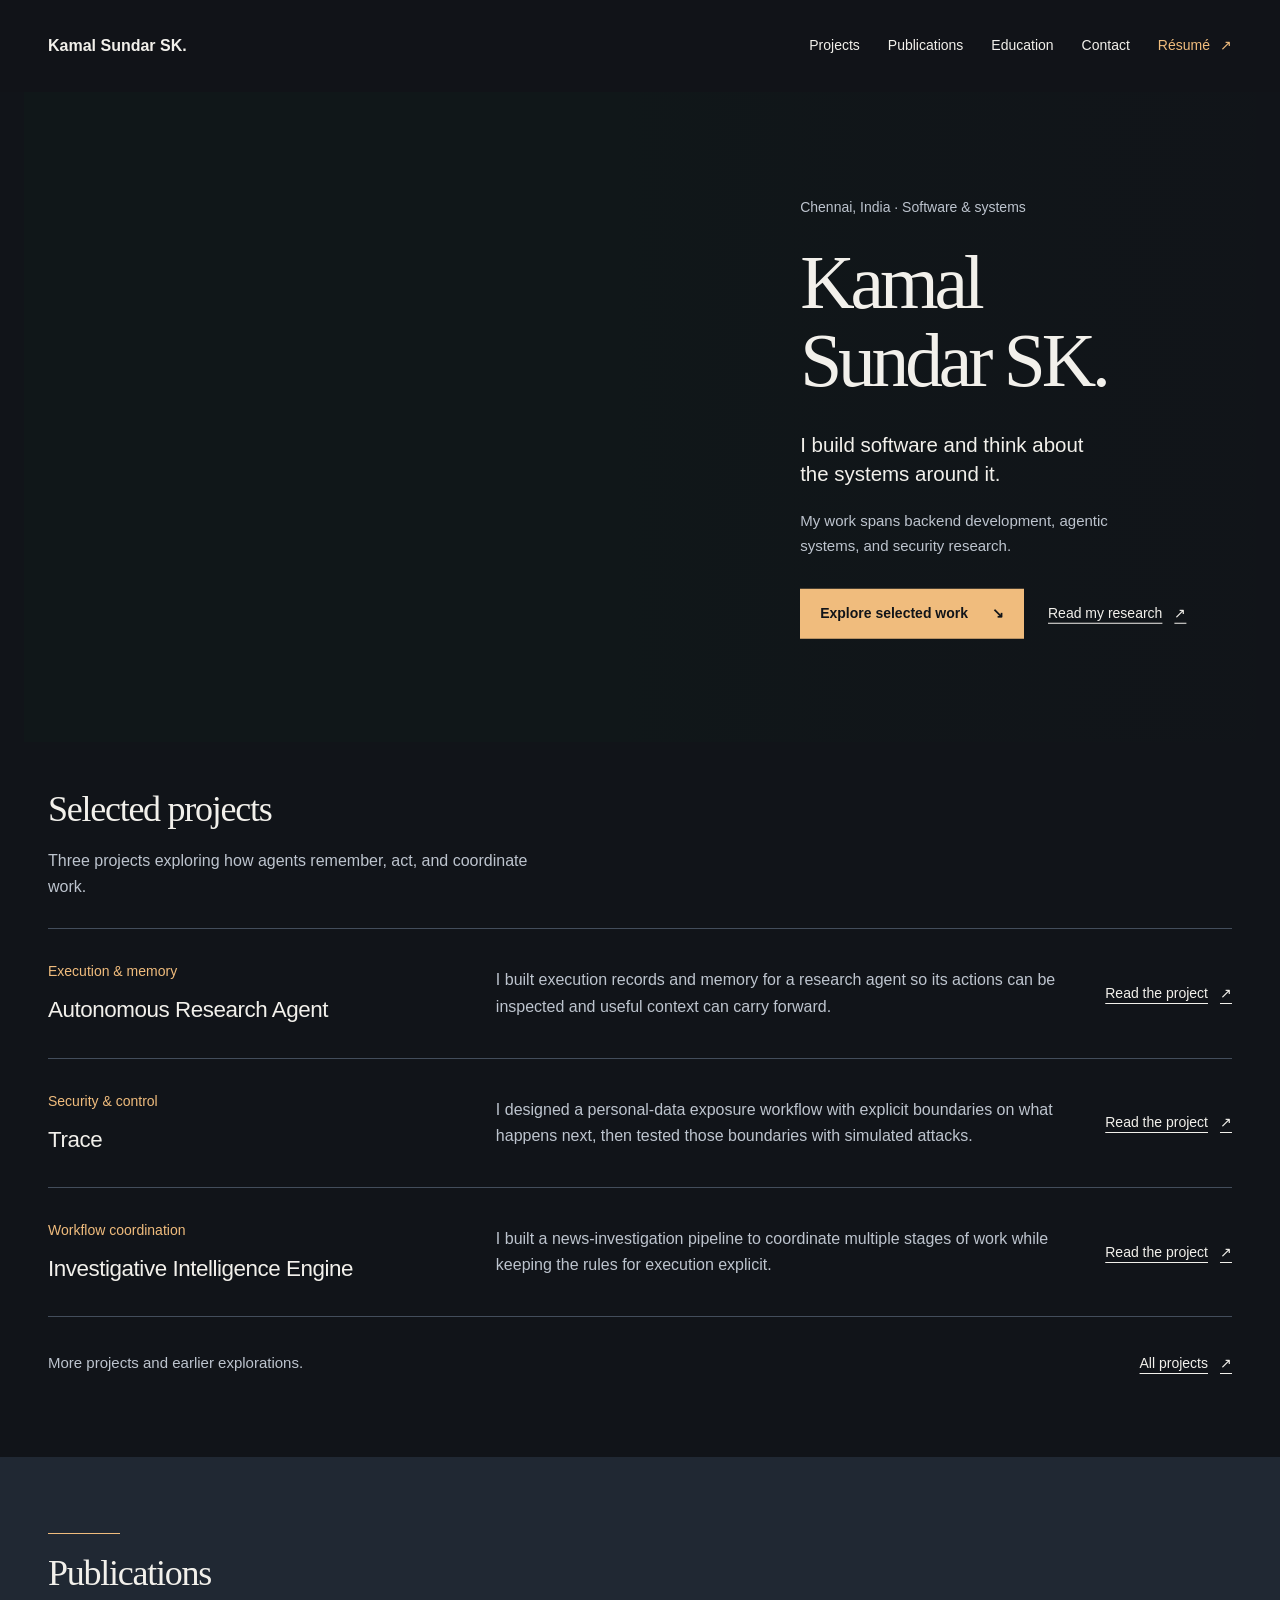
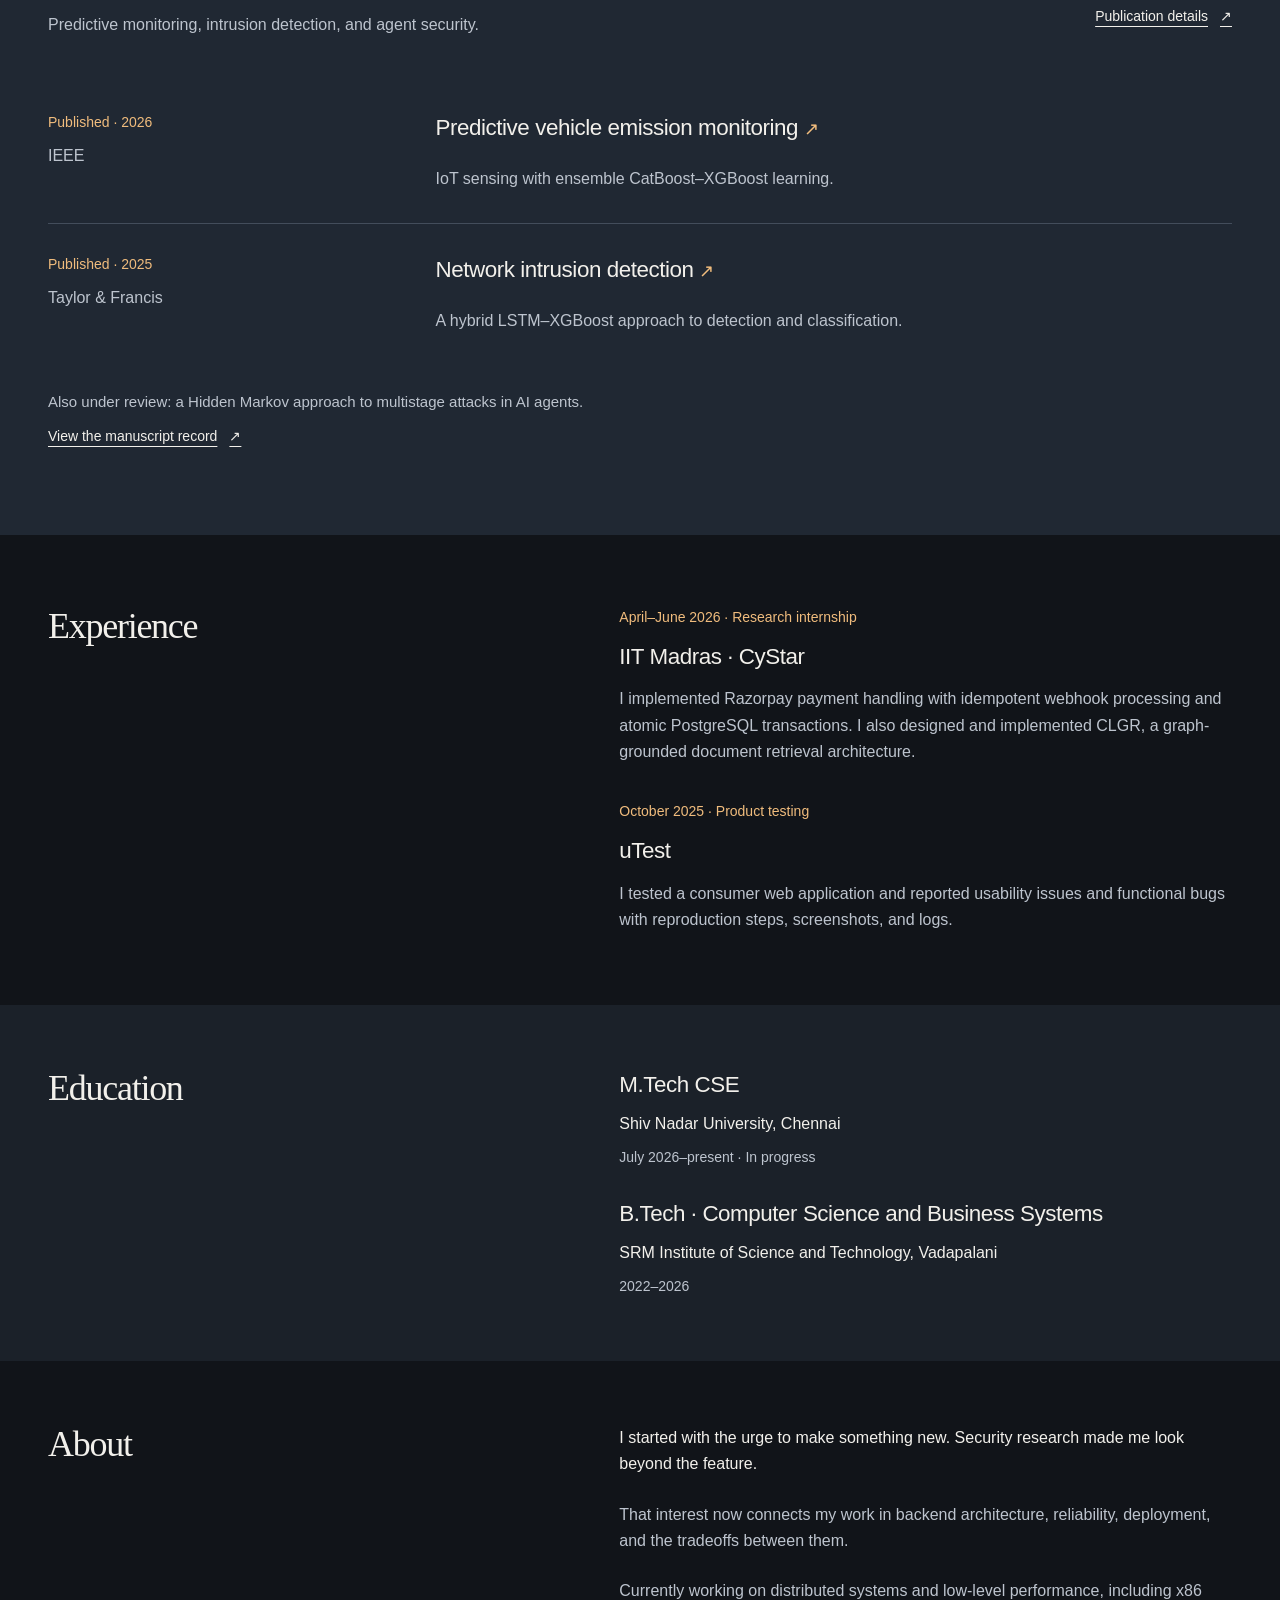
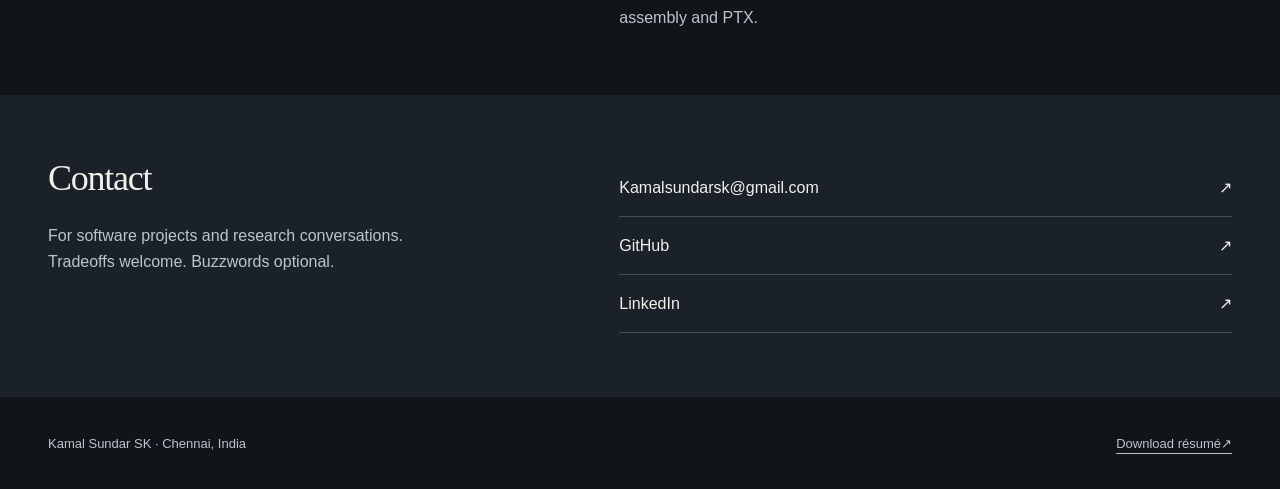
<file: index.html>
<!doctype html>
<html lang="en">
<head>
  <meta charset="utf-8"><meta name="viewport" content="width=device-width, initial-scale=1">
  <meta name="description" content="Kamal Sundar SK: software, security research, and systems. Explore projects, publications, and education.">
  <meta name="theme-color" content="#111419">
  <title>Kamal Sundar SK — Software, security &amp; systems</title>
  <link rel="stylesheet" href="assets/portfolio.css">
  <script src="assets/navigation.js"></script>
</head>
<body>
<a class="skip-link" href="#main">Skip to content</a>
<header class="masthead shell"><a class="brand" href="index.html" aria-current="page">Kamal Sundar SK.</a><nav class="main-nav" aria-label="Main navigation"><a href="projects.html" data-section="work">Projects</a><a href="publications.html" data-section="research">Publications</a><a href="#education" data-section="education">Education</a><a href="#contact" data-section="contact">Contact</a><a class="nav-resume" href="Kamal_Sundar_SK_FlowCV_Resume_2026-10-24.pdf" target="_blank" rel="noopener">Résumé <span aria-hidden="true">↗</span></a></nav></header>
<main id="main">
  <section id="intro" class="hero" aria-labelledby="name">
    <div class="hero-picture">
      <picture class="hero-still"><source media="(max-width: 1000px)" srcset="assets/cinematic-silhouette-mobile.webp" width="740" height="693"><img src="assets/cinematic-silhouette.webp" width="1586" height="992" alt="" fetchpriority="high"></picture>
      <template class="hero-layer-template">
        <div class="hero-layers" aria-hidden="true">
          <picture class="hero-backdrop"><source media="(max-width: 1000px)" srcset="assets/hero-background-mobile.webp" width="740" height="693"><img src="assets/hero-background.webp" width="1586" height="992" alt="" fetchpriority="high"></picture>
          <picture class="hero-subject"><source media="(max-width: 1000px)" srcset="assets/hero-foreground-mobile.webp" width="740" height="693"><img src="assets/hero-foreground.webp" width="1586" height="992" alt="" fetchpriority="high"></picture>
        </div>
      </template>
    </div>
    <div class="hero-copy">
      <div class="hero-identity">
        <p class="hero-location">Chennai, India · Software &amp; systems</p>
        <h1 id="name">Kamal<br>Sundar SK.</h1>
      </div>
      <p class="hero-statement">I build software and think about<br>the systems around it.</p>
      <p class="hero-description">My work spans backend development, agentic systems, and security research.</p>
      <div class="actions"><a class="button" href="#work">Explore selected work <span aria-hidden="true">↘</span></a><a class="text-link" href="publications.html">Read my research <span aria-hidden="true">↗</span></a></div>
    </div>
  </section>

  <section class="section shell selected-work" id="work" aria-labelledby="work-heading">
    <div class="section-heading"><div><h2 id="work-heading">Selected projects</h2><p>Three projects exploring how agents remember, act, and coordinate work.</p></div></div>
    <article class="work-row"><div><p class="meta">Execution &amp; memory</p><h3>Autonomous Research Agent</h3></div><p>I built execution records and memory for a research agent so its actions can be inspected and useful context can carry forward.</p><a class="text-link" href="projects/research-agent.html">Read the project <span aria-hidden="true">↗</span></a></article>
    <article class="work-row"><div><p class="meta">Security &amp; control</p><h3>Trace</h3></div><p>I designed a personal-data exposure workflow with explicit boundaries on what happens next, then tested those boundaries with simulated attacks.</p><a class="text-link" href="projects/trace.html">Read the project <span aria-hidden="true">↗</span></a></article>
    <article class="work-row"><div><p class="meta">Workflow coordination</p><h3>Investigative Intelligence Engine</h3></div><p>I built a news-investigation pipeline to coordinate multiple stages of work while keeping the rules for execution explicit.</p><a class="text-link" href="projects/investigative-engine.html">Read the project <span aria-hidden="true">↗</span></a></article>
    <div class="work-more"><p>More projects and earlier explorations.</p><a class="text-link" href="projects.html">All projects <span aria-hidden="true">↗</span></a></div>
  </section>

  <section id="research" class="research-band" aria-labelledby="research-heading"><div class="shell">
    <div class="section-heading"><div><h2 id="research-heading">Publications</h2><p>Predictive monitoring, intrusion detection, and agent security.</p></div><a class="text-link" href="publications.html">Publication details <span aria-hidden="true">↗</span></a></div>
    <article class="paper-preview"><div><p class="meta">Published · 2026</p><p>IEEE</p></div><div><h3><a href="publications.html#emissions">Predictive vehicle emission monitoring <span aria-hidden="true">↗</span></a></h3><p>IoT sensing with ensemble CatBoost–XGBoost learning.</p></div></article>
    <article class="paper-preview"><div><p class="meta">Published · 2025</p><p>Taylor &amp; Francis</p></div><div><h3><a href="publications.html#intrusion">Network intrusion detection <span aria-hidden="true">↗</span></a></h3><p>A hybrid LSTM–XGBoost approach to detection and classification.</p></div></article>
    <p class="review-note">Also under review: a Hidden Markov approach to multistage attacks in AI agents. <a class="text-link" href="publications.html#review-heading">View the manuscript record <span aria-hidden="true">↗</span></a></p>
  </div></section>

  <section id="experience" class="experience shell" aria-labelledby="experience-heading"><h2 id="experience-heading">Experience</h2><div class="experience-records">
    <article><p class="meta">April–June 2026 · Research internship</p><h3>IIT Madras · CyStar</h3><p>I implemented Razorpay payment handling with idempotent webhook processing and atomic PostgreSQL transactions. I also designed and implemented CLGR, a graph-grounded document retrieval architecture.</p></article>
    <article><p class="meta">October 2025 · Product testing</p><h3>uTest</h3><p>I tested a consumer web application and reported usability issues and functional bugs with reproduction steps, screenshots, and logs.</p></article>
  </div></section>
  <section class="education-band" id="education" aria-labelledby="education-heading"><div class="education-inner shell"><h2 id="education-heading">Education</h2><div class="education-records">
    <article class="education-entry"><div><h3>M.Tech CSE</h3><p>Shiv Nadar University, Chennai</p><p class="meta">July 2026–present · In progress</p></div></article>
    <article class="education-entry"><div><h3>B.Tech · Computer Science and Business Systems</h3><p>SRM Institute of Science and Technology, Vadapalani</p><p class="meta">2022–2026</p></div></article>
  </div></div></section>
  <section class="about-section shell" id="story" aria-labelledby="about-heading">
    <div><h2 id="about-heading">About</h2></div><div class="about-copy"><p class="lead">I started with the urge to make something new. Security research made me look beyond the feature.</p><p>That interest now connects my work in backend architecture, reliability, deployment, and the tradeoffs between them.</p><p>Currently working on distributed systems and low-level performance, including x86 assembly and PTX.</p></div>
  </section>
  <section class="contact-band" id="contact" aria-labelledby="contact-heading"><div class="contact-inner shell"><div><h2 id="contact-heading">Contact</h2><p>For software projects and research conversations.<br>Tradeoffs welcome. Buzzwords optional.</p></div><div class="contact-links"><a href="mailto:Kamalsundarsk@gmail.com">Kamalsundarsk@gmail.com <span aria-hidden="true">↗</span></a><a href="https://github.com/Sundarsk-Dev" target="_blank" rel="noopener">GitHub <span aria-hidden="true">↗</span></a><a href="https://linkedin.com/in/sundar-sk" target="_blank" rel="noopener">LinkedIn <span aria-hidden="true">↗</span></a></div></div></section>
</main>
<footer class="site-footer shell"><span>Kamal Sundar SK · Chennai, India</span><a href="Kamal_Sundar_SK_FlowCV_Resume_2026-10-24.pdf" download>Download résumé <span aria-hidden="true">↗</span></a></footer>
</body>
</html>
</file>
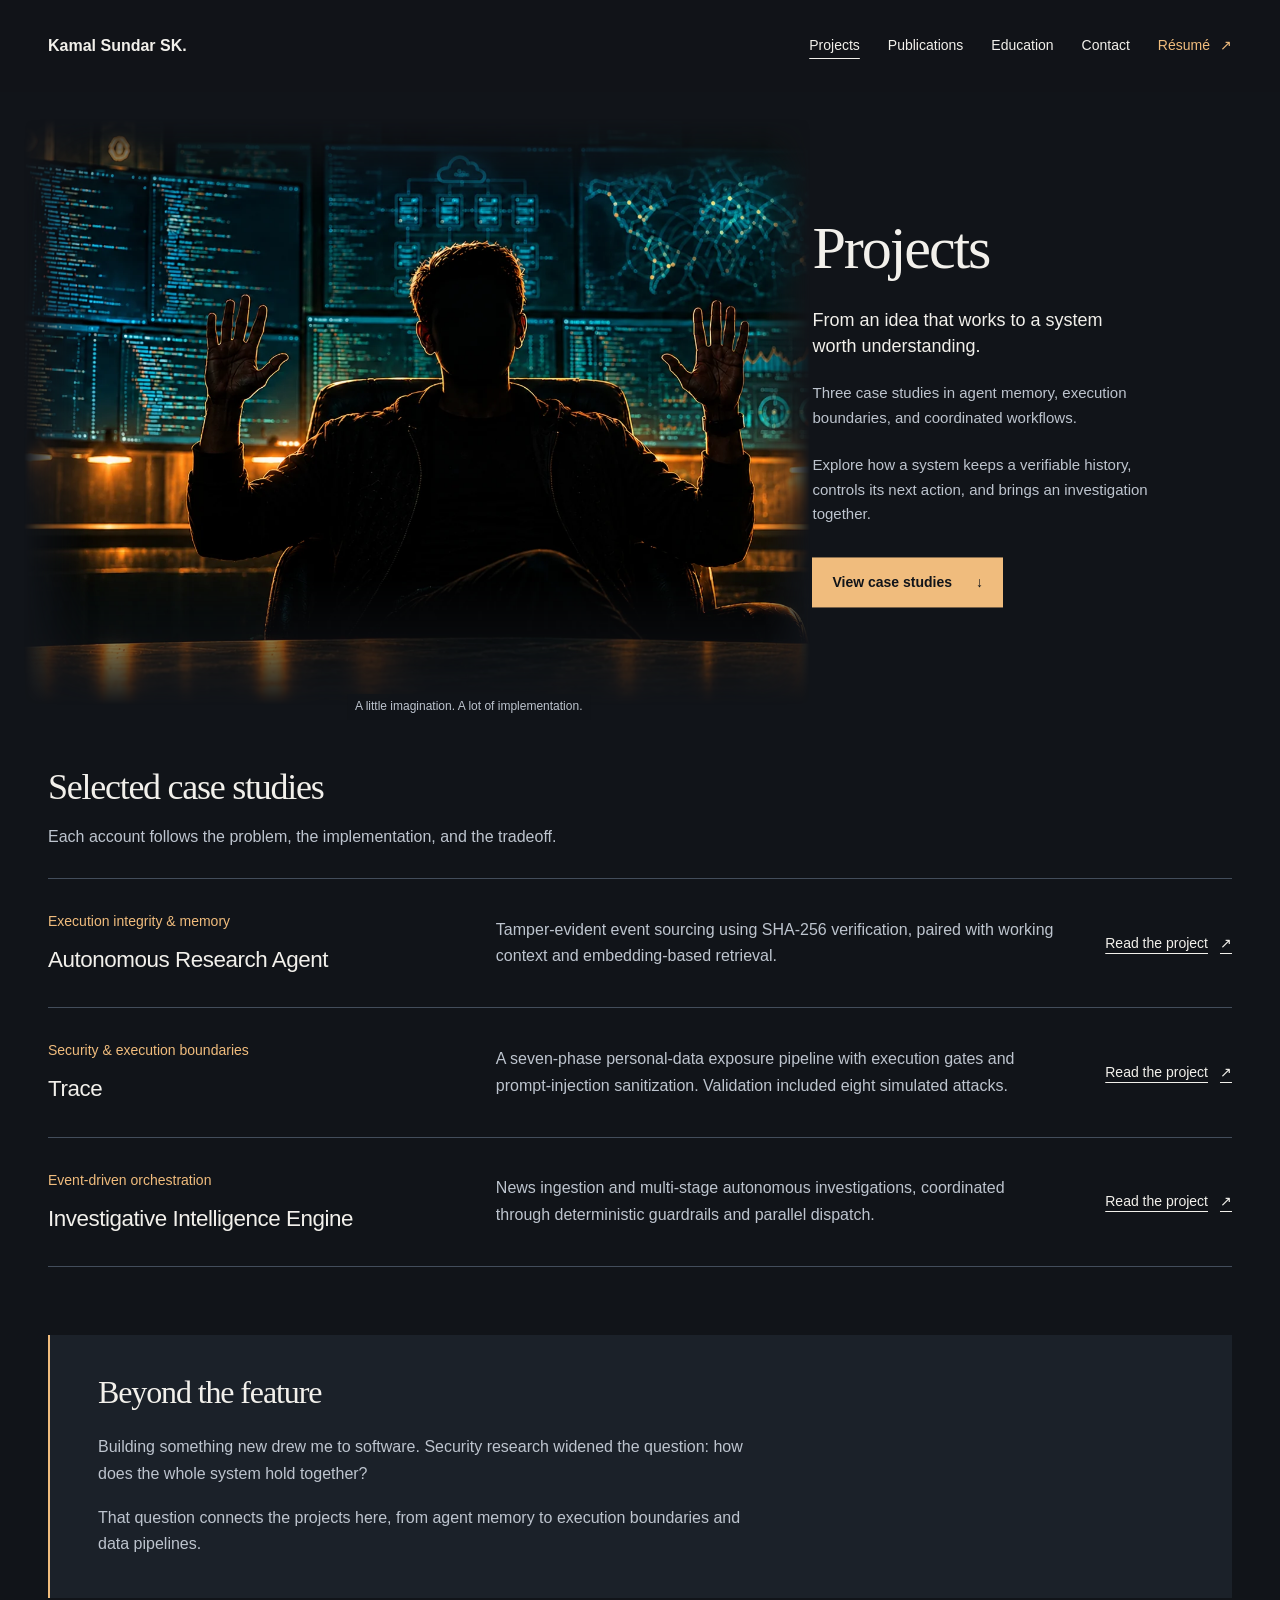
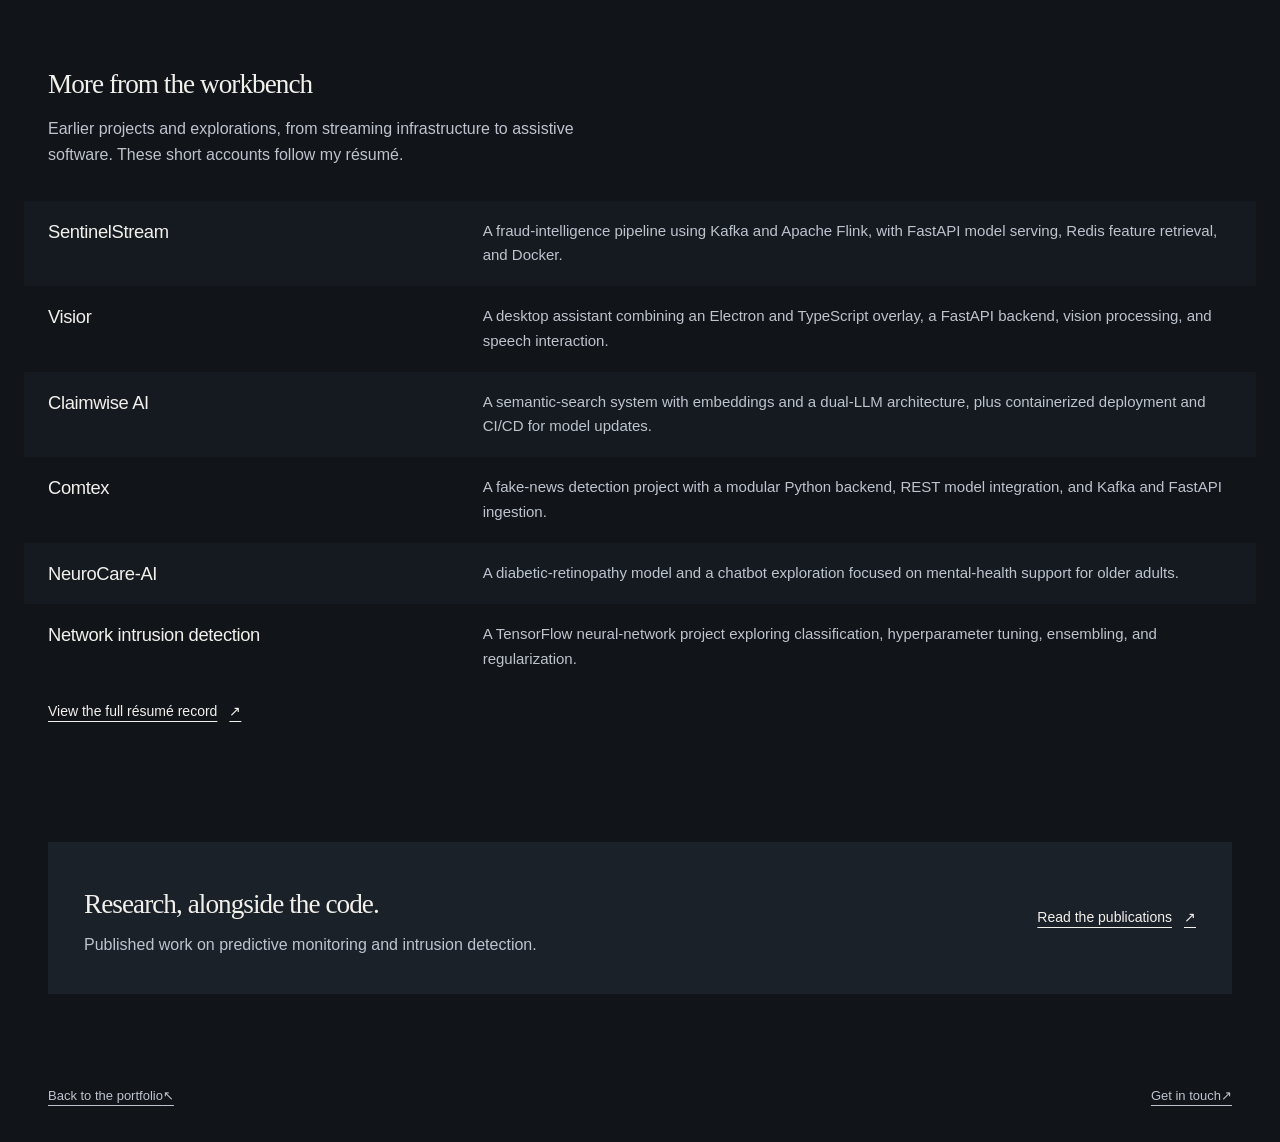
<file: projects.html>
<!doctype html>
<html lang="en">
<head>
<meta charset="utf-8"><meta name="viewport" content="width=device-width, initial-scale=1">
<meta name="description" content="Software projects by Kamal Sundar SK: agentic systems, execution boundaries, streaming pipelines, and earlier explorations."><meta name="theme-color" content="#111419">
<title>Projects — Kamal Sundar SK</title><link rel="stylesheet" href="assets/portfolio.css">
<template data-projects-mask>
<svg aria-hidden="true" xmlns="http://www.w3.org/2000/svg" width="1585" height="992" viewBox="0 0 1585 992">
  <!-- Traced from Cyberpunk Operations Room Silhouette.png; mobile crops x=170..1350.
       Follow both hands and sleeves. The chair and room enter with the background. -->
  <path fill="white" d="
    M 708,459 L 706,424 Q 692,411 685,399 Q 674,397 669,373
    Q 660,355 664,346 Q 668,339 676,348 L 663,316 654,300 652,280
    L 659,264 655,258 668,250 666,240 681,237 683,230 698,227
    L 705,220 724,218 731,211 741,214 756,207 766,211 782,205
    L 790,211 807,213 816,222 829,227 837,243 841,251 838,262
    L 847,275 843,289 849,302 844,320 847,334
    Q 854,334 853,352 L 846,375 Q 843,385 838,384
    Q 834,410 821,425 L 823,459
    Q 850,461 867,477 L 902,480 914,499 941,497 955,504
    Q 993,505 1011,525 L 1029,539 1042,560 1067,578
    L 1080,595 1108,611 1135,622 1144,605 1145,579
    Q 1148,571 1155,574 L 1152,539 1148,535 1147,509 1153,505
    L 1148,483 Q 1135,476 1124,463 L 1111,452 1102,436 1092,424
    Q 1084,419 1086,414 Q 1075,407 1080,401 Q 1085,394 1094,399
    L 1108,406 1115,420 1127,429 1134,425 1137,410 1138,391
    L 1133,347 Q 1130,326 1136,321 Q 1144,315 1148,327
    L 1153,359 1156,381 Q 1161,388 1164,381 L 1164,343 1164,319
    Q 1163,307 1172,307 Q 1181,307 1180,320 L 1182,352 1182,378
    Q 1186,387 1190,380 L 1189,344 1191,326 Q 1192,315 1199,317
    Q 1208,318 1204,334 L 1204,367 1201,389 Q 1203,398 1208,390
    L 1213,361 Q 1213,343 1220,343 Q 1228,342 1228,354
    L 1224,386 1220,412 1220,440 Q 1216,468 1207,484 L 1208,504
    L 1217,503 1219,526 1215,533 1219,573 Q 1228,571 1230,581
    L 1230,610 Q 1239,622 1236,642 L 1239,671 1234,707
    Q 1229,739 1214,750 Q 1174,766 1140,753 L 1100,740 1055,722
    L 1040,721 Q 1058,769 1118,811 L 1186,838
    Q 1238,812 1285,827 Q 1320,839 1330,891
    L 411,891 Q 414,814 434,757 L 447,730
    Q 411,744 379,748 Q 332,755 300,742 Q 286,725 280,696
    L 274,664 275,635 279,608 284,598 284,575
    Q 277,552 296,548 L 300,517 305,494 308,475
    Q 301,448 306,421 L 308,392 308,366 309,341
    Q 309,329 316,328 Q 325,327 324,342 L 325,369 328,382
    Q 331,383 334,375 L 337,340 340,318 Q 341,305 350,306
    Q 360,306 355,324 L 354,349 352,371 Q 353,380 358,371
    L 363,341 368,308 Q 369,295 378,298 Q 385,299 381,314
    L 378,347 373,371 Q 372,382 378,374 L 388,346 396,322
    Q 399,312 406,315 Q 414,317 410,330 L 404,358 397,379
    L 393,404 Q 391,418 399,424 L 415,409 429,400
    Q 442,393 448,399 Q 451,405 438,413 L 431,425 417,437
    L 406,452 389,461 373,474 Q 369,491 367,515 L 366,547
    Q 375,551 373,565 L 374,593 379,608 380,623
    L 404,609 431,592 451,579 470,567 481,551 501,538
    Q 520,518 550,514 L 578,507 604,500 624,492 642,476
    L 661,469 681,456 702,449 Z"/>
</svg>
</template>
<script src="assets/navigation.js"></script>
</head>
<body>
<a class="skip-link" href="#main">Skip to content</a>
<header class="masthead shell"><a class="brand" href="index.html">Kamal Sundar SK.</a><nav class="main-nav" aria-label="Main navigation"><a href="projects.html" aria-current="page">Projects</a><a href="publications.html">Publications</a><a href="index.html#education">Education</a><a href="index.html#contact">Contact</a><a class="nav-resume" href="Kamal_Sundar_SK_FlowCV_Resume_2026-10-24.pdf" target="_blank" rel="noopener">Résumé <span aria-hidden="true">↗</span></a></nav></header>
<main id="main">
<section class="index-hero projects-hero" aria-labelledby="projects-heading">
  <figure class="index-art"><div class="projects-artwork"><picture class="projects-room"><source media="(max-width: 1100px)" srcset="assets/projects-silhouette-mobile.webp" width="900" height="757"><img src="assets/projects-silhouette.webp" width="1585" height="992" alt="" fetchpriority="high"></picture></div><figcaption>A little imagination. A lot of implementation.</figcaption></figure>
  <div class="index-hero-copy"><h1 id="projects-heading">Projects</h1><p class="lead">From an idea that works to a system worth understanding.</p><p class="index-description">Three case studies in agent memory, execution boundaries, and coordinated workflows.</p><p class="index-description">Explore how a system keeps a verifiable history, controls its next action, and brings an investigation together.</p><div class="actions"><a class="button" href="#case-studies">View case studies <span aria-hidden="true">&#8595;</span></a></div></div>
</section>
<div class="shell">
<section class="project-list" id="case-studies" aria-labelledby="case-studies-heading"><h2 id="case-studies-heading">Selected case studies</h2><p>Each account follows the problem, the implementation, and the tradeoff.</p>
<article class="work-row" id="research-agent"><div><p class="meta">Execution integrity &amp; memory</p><h3>Autonomous Research Agent</h3></div><p>Tamper-evident event sourcing using SHA-256 verification, paired with working context and embedding-based retrieval.</p><a class="text-link" href="projects/research-agent.html">Read the project <span aria-hidden="true">↗</span></a></article>
<article class="work-row" id="trace"><div><p class="meta">Security &amp; execution boundaries</p><h3>Trace</h3></div><p>A seven-phase personal-data exposure pipeline with execution gates and prompt-injection sanitization. Validation included eight simulated attacks.</p><a class="text-link" href="projects/trace.html">Read the project <span aria-hidden="true">↗</span></a></article>
<article class="work-row" id="investigative-engine"><div><p class="meta">Event-driven orchestration</p><h3>Investigative Intelligence Engine</h3></div><p>News ingestion and multi-stage autonomous investigations, coordinated through deterministic guardrails and parallel dispatch.</p><a class="text-link" href="projects/investigative-engine.html">Read the project <span aria-hidden="true">↗</span></a></article>
</section>
<section class="project-interlude" aria-labelledby="perspective-heading"><div><h2 id="perspective-heading">Beyond the feature</h2><p>Building something new drew me to software. Security research widened the question: how does the whole system hold together?</p><p>That question connects the projects here, from agent memory to execution boundaries and data pipelines.</p></div></section>
<section class="archive" aria-labelledby="archive-heading"><h2 id="archive-heading">More from the workbench</h2><p>Earlier projects and explorations, from streaming infrastructure to assistive software. These short accounts follow my résumé.</p>
<article class="archive-entry"><h3>SentinelStream</h3><p>A fraud-intelligence pipeline using Kafka and Apache Flink, with FastAPI model serving, Redis feature retrieval, and Docker.</p></article>
<article class="archive-entry"><h3>Visior</h3><p>A desktop assistant combining an Electron and TypeScript overlay, a FastAPI backend, vision processing, and speech interaction.</p></article>
<article class="archive-entry"><h3>Claimwise AI</h3><p>A semantic-search system with embeddings and a dual-LLM architecture, plus containerized deployment and CI/CD for model updates.</p></article>
<article class="archive-entry"><h3>Comtex</h3><p>A fake-news detection project with a modular Python backend, REST model integration, and Kafka and FastAPI ingestion.</p></article>
<article class="archive-entry"><h3>NeuroCare-AI</h3><p>A diabetic-retinopathy model and a chatbot exploration focused on mental-health support for older adults.</p></article>
<article class="archive-entry"><h3>Network intrusion detection</h3><p>A TensorFlow neural-network project exploring classification, hyperparameter tuning, ensembling, and regularization.</p></article>
<a class="text-link" href="Kamal_Sundar_SK_FlowCV_Resume_2026-10-24.pdf" target="_blank" rel="noopener">View the full résumé record <span aria-hidden="true">↗</span></a>
</section>
<aside class="case-next"><div><h2>Research, alongside the code.</h2><p>Published work on predictive monitoring and intrusion detection.</p></div><a class="text-link" href="publications.html">Read the publications <span aria-hidden="true">↗</span></a></aside>
</div>
</main>
<footer class="site-footer shell"><a href="index.html">Back to the portfolio <span aria-hidden="true">↖</span></a><a href="mailto:Kamalsundarsk@gmail.com">Get in touch <span aria-hidden="true">↗</span></a></footer>
</body>
</html>
</file>
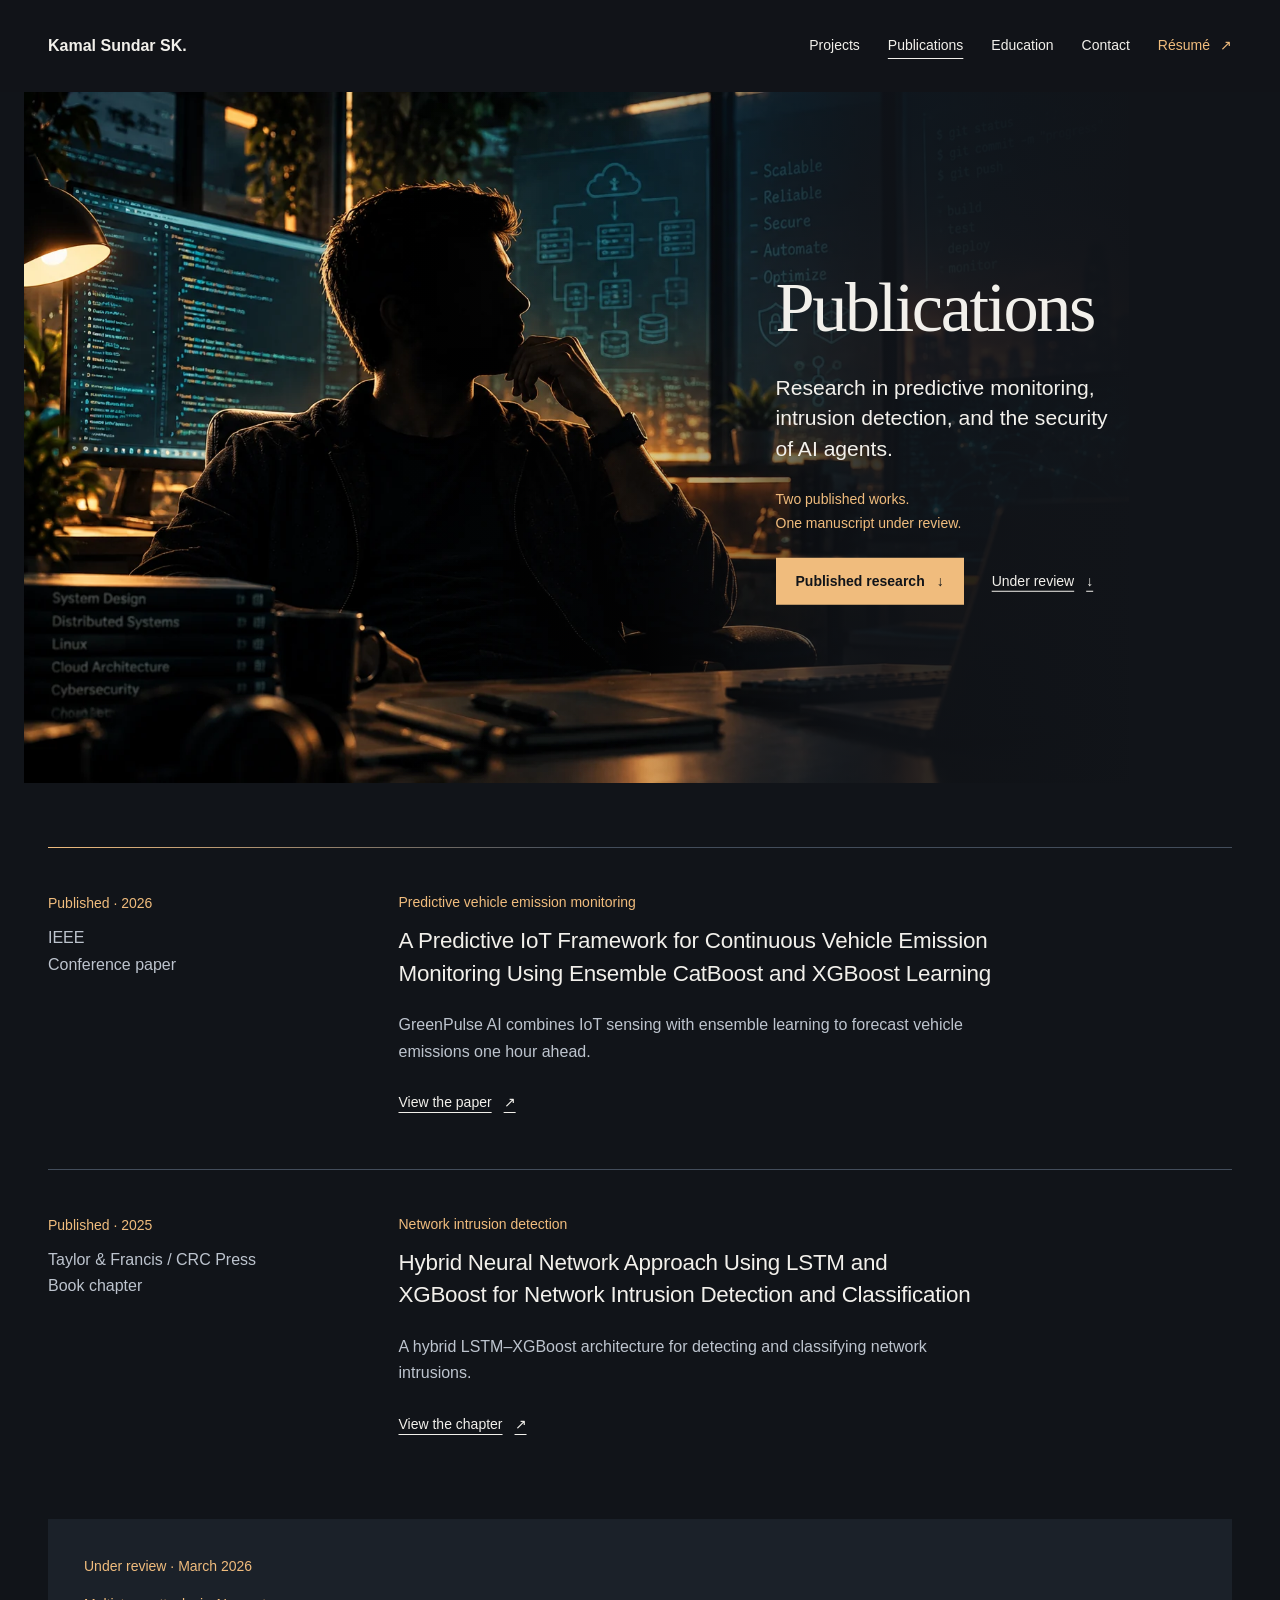
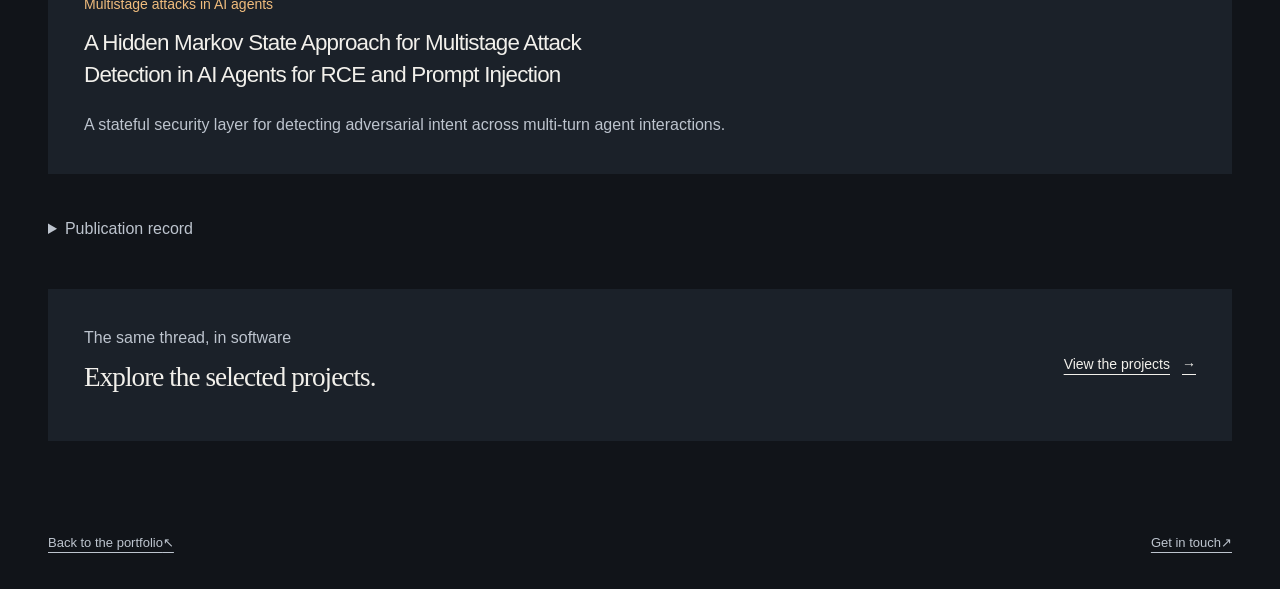
<file: publications.html>
<!doctype html>
<html lang="en">
<head>
<meta charset="utf-8"><meta name="viewport" content="width=device-width, initial-scale=1">
<meta name="description" content="Kamal’s published research and separately identified work under review."><meta name="theme-color" content="#111419">
<title>Publications — Kamal Sundar SK</title>
<link rel="stylesheet" href="assets/portfolio.css">
<script src="assets/navigation.js" data-publications-entrance></script>
</head>
<body>
<a class="skip-link" href="#main">Skip to content</a>
<header class="masthead shell"><a class="brand" href="index.html">Kamal Sundar SK.</a><nav class="main-nav" aria-label="Main navigation"><a href="projects.html">Projects</a><a href="publications.html" aria-current="page">Publications</a><a href="index.html#education">Education</a><a href="index.html#contact">Contact</a><a class="nav-resume" href="Kamal_Sundar_SK_FlowCV_Resume_2026-10-24.pdf" target="_blank" rel="noopener">Résumé <span aria-hidden="true">↗</span></a></nav></header>
<main id="main">
<section class="index-hero publications-hero" aria-labelledby="publications-heading">
  <figure class="index-art"><picture><source media="(max-width: 1100px)" srcset="assets/publications-silhouette-mobile.webp" width="900" height="757"><img src="assets/publications-silhouette.webp" width="1586" height="992" alt="" fetchpriority="high"></picture></figure>
  <div class="index-hero-copy"><h1 id="publications-heading">Publications</h1><p class="lead">Research in predictive monitoring, intrusion detection, and the security of AI agents.</p><p class="meta">Two published works.<br>One manuscript under review.</p><nav class="publication-nav" aria-label="Publication categories"><a class="button" href="#emissions">Published research <span aria-hidden="true">&#8595;</span></a><a class="text-link" href="#review-heading">Under review <span aria-hidden="true">&#8595;</span></a></nav></div>
</section>
<div class="shell">
<article class="publication" id="emissions">
  <div><p class="status">Published · 2026</p><p class="venue">IEEE<br>Conference paper</p></div>
  <div><p class="topic">Predictive vehicle emission monitoring</p><h2>A Predictive IoT Framework for Continuous Vehicle Emission Monitoring Using Ensemble CatBoost and XGBoost Learning</h2><p class="description">GreenPulse AI combines IoT sensing with ensemble learning to forecast vehicle emissions one hour ahead.</p><a class="text-link" href="https://doi.org/10.1109/ICDSAAI69492.2026.11505117" target="_blank" rel="noopener">View the paper <span aria-hidden="true">↗</span></a></div>
</article>
<article class="publication" id="intrusion">
  <div><p class="status">Published · 2025</p><p class="venue">Taylor &amp; Francis / CRC Press<br>Book chapter</p></div>
  <div><p class="topic">Network intrusion detection</p><h2>Hybrid Neural Network Approach Using LSTM and XGBoost for Network Intrusion Detection and Classification</h2><p class="description">A hybrid LSTM–XGBoost architecture for detecting and classifying network intrusions.</p><a class="text-link" href="https://doi.org/10.1201/9781003662839-9" target="_blank" rel="noopener">View the chapter <span aria-hidden="true">↗</span></a></div>
</article>
<section class="review-section" id="review-heading" aria-labelledby="review-title"><p class="status">Under review · March 2026</p><p class="topic">Multistage attacks in AI agents</p><h2 id="review-title">A Hidden Markov State Approach for Multistage Attack Detection in AI Agents for RCE and Prompt Injection</h2><p>A stateful security layer for detecting adversarial intent across multi-turn agent interactions.</p></section>
<details class="source-disclosure"><summary>Publication record</summary><p>The published entries link to their DOI records. Publication years follow Crossref; the chapter's publisher page lists 2026 while Crossref records 2025. The manuscript details and under-review status follow my résumé.</p><a class="text-link" href="Kamal_Sundar_SK_FlowCV_Resume_2026-10-24.pdf" target="_blank" rel="noopener">View the résumé record <span aria-hidden="true">↗</span></a></details>
<aside class="case-next"><div><p>The same thread, in software</p><h2>Explore the selected projects.</h2></div><a class="text-link" href="projects.html#case-studies">View the projects <span aria-hidden="true">→</span></a></aside>
</div>
</main>
<footer class="site-footer shell"><a href="index.html">Back to the portfolio <span aria-hidden="true">↖</span></a><a href="mailto:Kamalsundarsk@gmail.com">Get in touch <span aria-hidden="true">↗</span></a></footer>
</body>
</html>
</file>
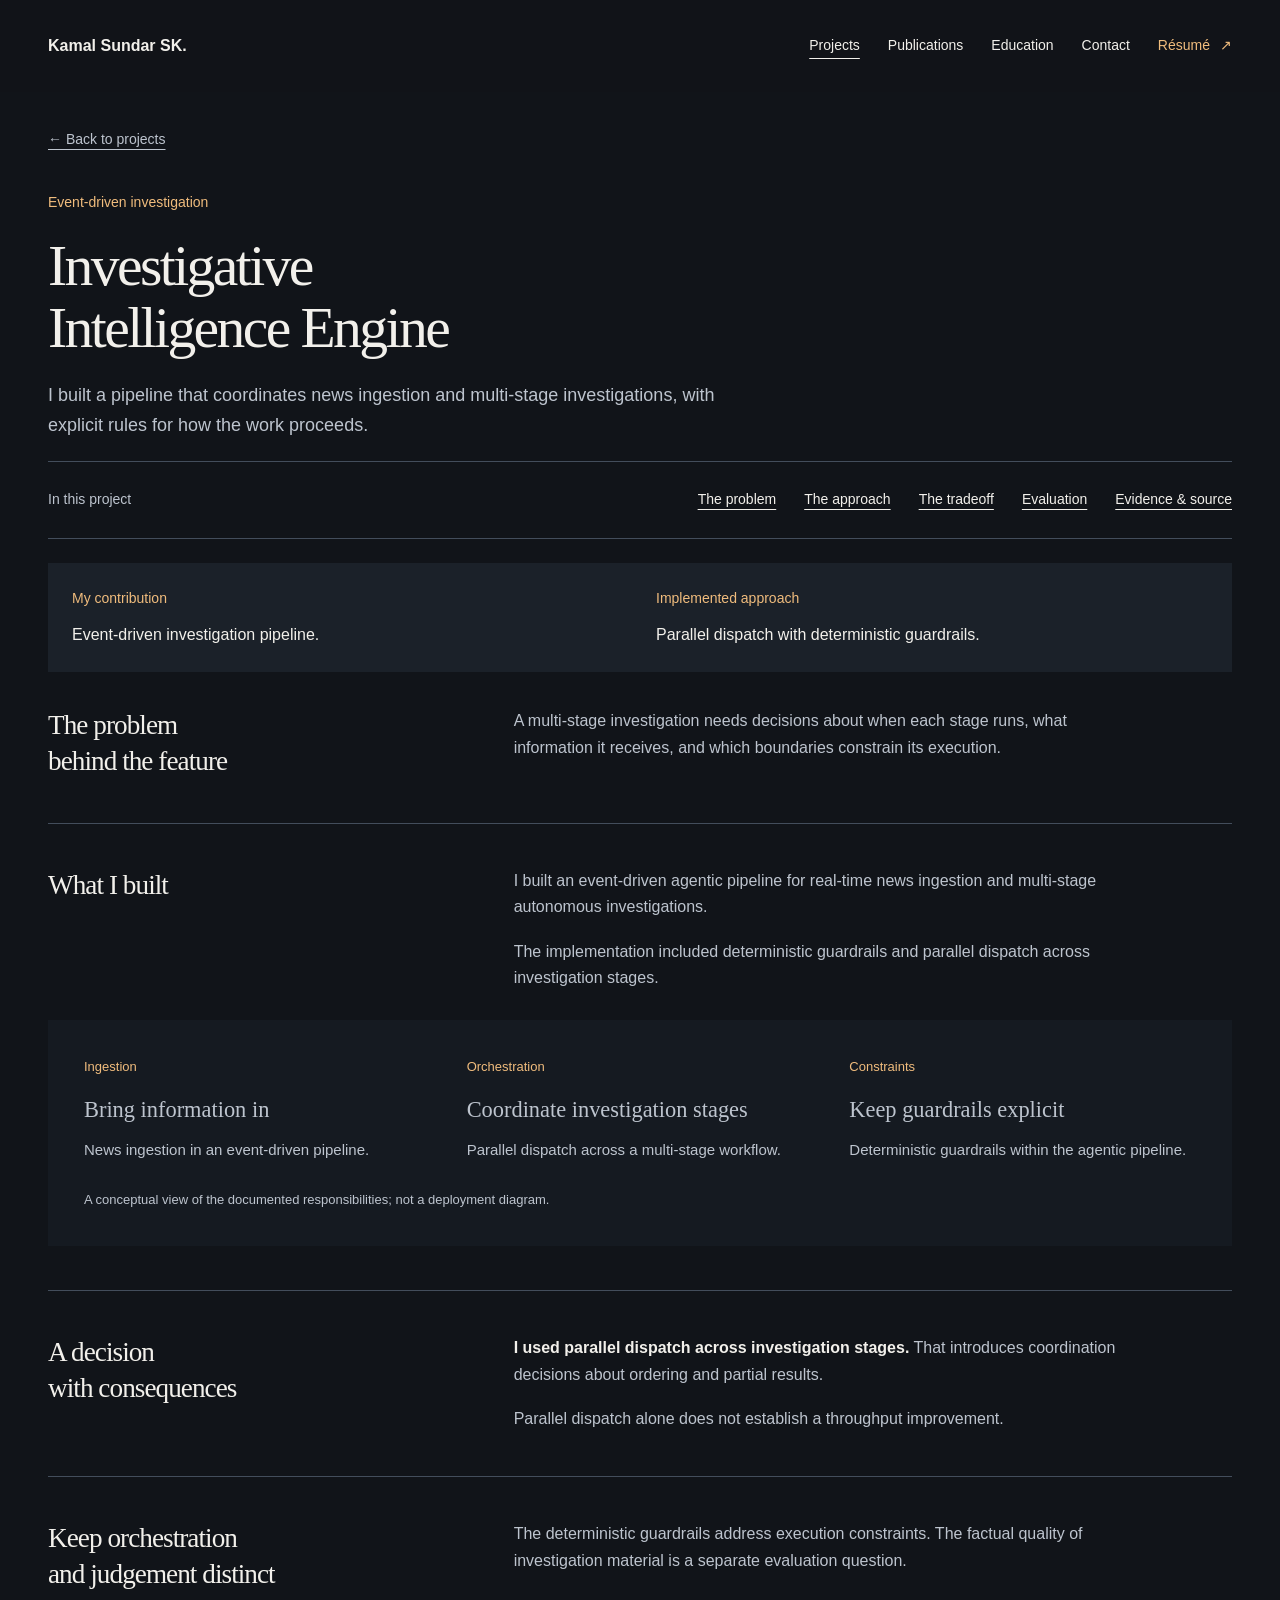
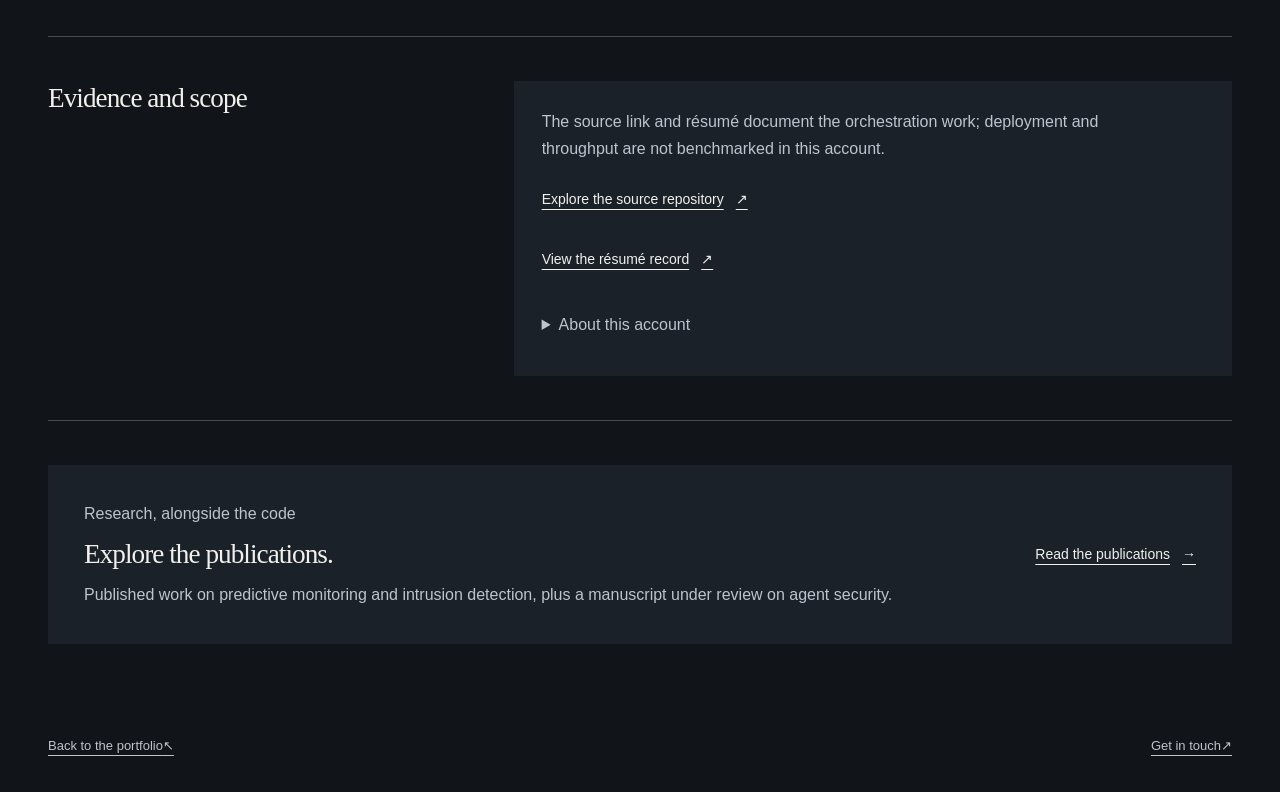
<file: projects/investigative-engine.html>
<!doctype html>
<html lang="en">
<head>
<meta charset="utf-8"><meta name="viewport" content="width=device-width, initial-scale=1">
<meta name="description" content="Event-driven orchestration for news ingestion and multi-stage investigations."><meta name="theme-color" content="#111419">
<title>Investigative Intelligence Engine — Kamal Sundar SK</title>
<link rel="stylesheet" href="../assets/portfolio.css">
<script src="../assets/navigation.js"></script>
</head>
<body>
<a class="skip-link" href="#main">Skip to content</a>
<header class="masthead shell"><a class="brand" href="../index.html">Kamal Sundar SK.</a><nav class="main-nav" aria-label="Main navigation"><a href="../projects.html" aria-current="location">Projects</a><a href="../publications.html">Publications</a><a href="../index.html#education">Education</a><a href="../index.html#contact">Contact</a><a class="nav-resume" href="../Kamal_Sundar_SK_FlowCV_Resume_2026-10-24.pdf" target="_blank" rel="noopener">Résumé <span aria-hidden="true">↗</span></a></nav></header>
<main id="main" class="shell">
<p class="breadcrumb"><a href="../projects.html#investigative-engine">← Back to projects</a></p>
<section class="case-hero" aria-labelledby="project-heading"><p class="kicker">Event-driven investigation</p><h1 id="project-heading">Investigative<br>Intelligence Engine</h1><p class="lead">I built a pipeline that coordinates news ingestion and multi-stage investigations, with explicit rules for how the work proceeds.</p></section>
<nav class="case-nav" aria-label="On this page"><span>In this project</span><a href="#problem">The problem</a><a href="#approach">The approach</a><a href="#tradeoff">The tradeoff</a><a href="#evaluation">Evaluation</a><a href="#evidence">Evidence &amp; source</a></nav>
<dl class="case-summary"><div><dt>My contribution</dt><dd>Event-driven investigation pipeline.</dd></div><div><dt>Implemented approach</dt><dd>Parallel dispatch with deterministic guardrails.</dd></div></dl>
<div class="case-content">
<section class="case-section" id="problem"><h2>The problem behind the feature</h2><div><p>A multi-stage investigation needs decisions about when each stage runs, what information it receives, and which boundaries constrain its execution.</p></div></section>
<section class="case-section case-approach" id="approach"><h2>What I built</h2><div><p>I built an event-driven agentic pipeline for real-time news ingestion and multi-stage autonomous investigations.</p><p>The implementation included deterministic guardrails and parallel dispatch across investigation stages.</p></div>
<figure class="case-visual"><ul class="component-map"><li><span class="component-label">Ingestion</span><strong>Bring information in</strong><span>News ingestion in an event-driven pipeline.</span></li><li><span class="component-label">Orchestration</span><strong>Coordinate investigation stages</strong><span>Parallel dispatch across a multi-stage workflow.</span></li><li><span class="component-label">Constraints</span><strong>Keep guardrails explicit</strong><span>Deterministic guardrails within the agentic pipeline.</span></li></ul><figcaption>A conceptual view of the documented responsibilities; not a deployment diagram.</figcaption></figure>
</section>
<section class="case-section" id="tradeoff"><h2>A decision with consequences</h2><div><p><strong>I used parallel dispatch across investigation stages.</strong> That introduces coordination decisions about ordering and partial results.</p><p>Parallel dispatch alone does not establish a throughput improvement.</p></div></section>
<section class="case-section" id="evaluation"><h2>Keep orchestration and judgement distinct</h2><div><p>The deterministic guardrails address execution constraints. The factual quality of investigation material is a separate evaluation question.</p></div></section>
<section class="case-section" id="evidence"><h2>Evidence and scope</h2><div><div class="evidence-panel"><p>The source link and résumé document the orchestration work; deployment and throughput are not benchmarked in this account.</p><a class="text-link" href="https://github.com/Sundarsk-Dev/ET-INTELLIGENT-AGENT-TRUST-SYSTEM/tree/main/investigative-ai-v2" target="_blank" rel="noopener">Explore the source repository <span aria-hidden="true">↗</span></a><a class="text-link" href="../Kamal_Sundar_SK_FlowCV_Resume_2026-10-24.pdf" target="_blank" rel="noopener">View the résumé record <span aria-hidden="true">↗</span></a><details class="source-disclosure"><summary>About this account</summary><p>This overview follows the contribution and implementation described in my résumé. It does not present a production benchmark or an independent security evaluation.</p></details></div></div></section>
</div>
<aside class="case-next"><div><p>Research, alongside the code</p><h2>Explore the publications.</h2><p>Published work on predictive monitoring and intrusion detection, plus a manuscript under review on agent security.</p></div><a class="text-link" href="../publications.html">Read the publications <span aria-hidden="true">→</span></a></aside>
</main>
<footer class="site-footer shell"><a href="../index.html">Back to the portfolio <span aria-hidden="true">↖</span></a><a href="mailto:Kamalsundarsk@gmail.com">Get in touch <span aria-hidden="true">↗</span></a></footer>
</body>
</html>
</file>
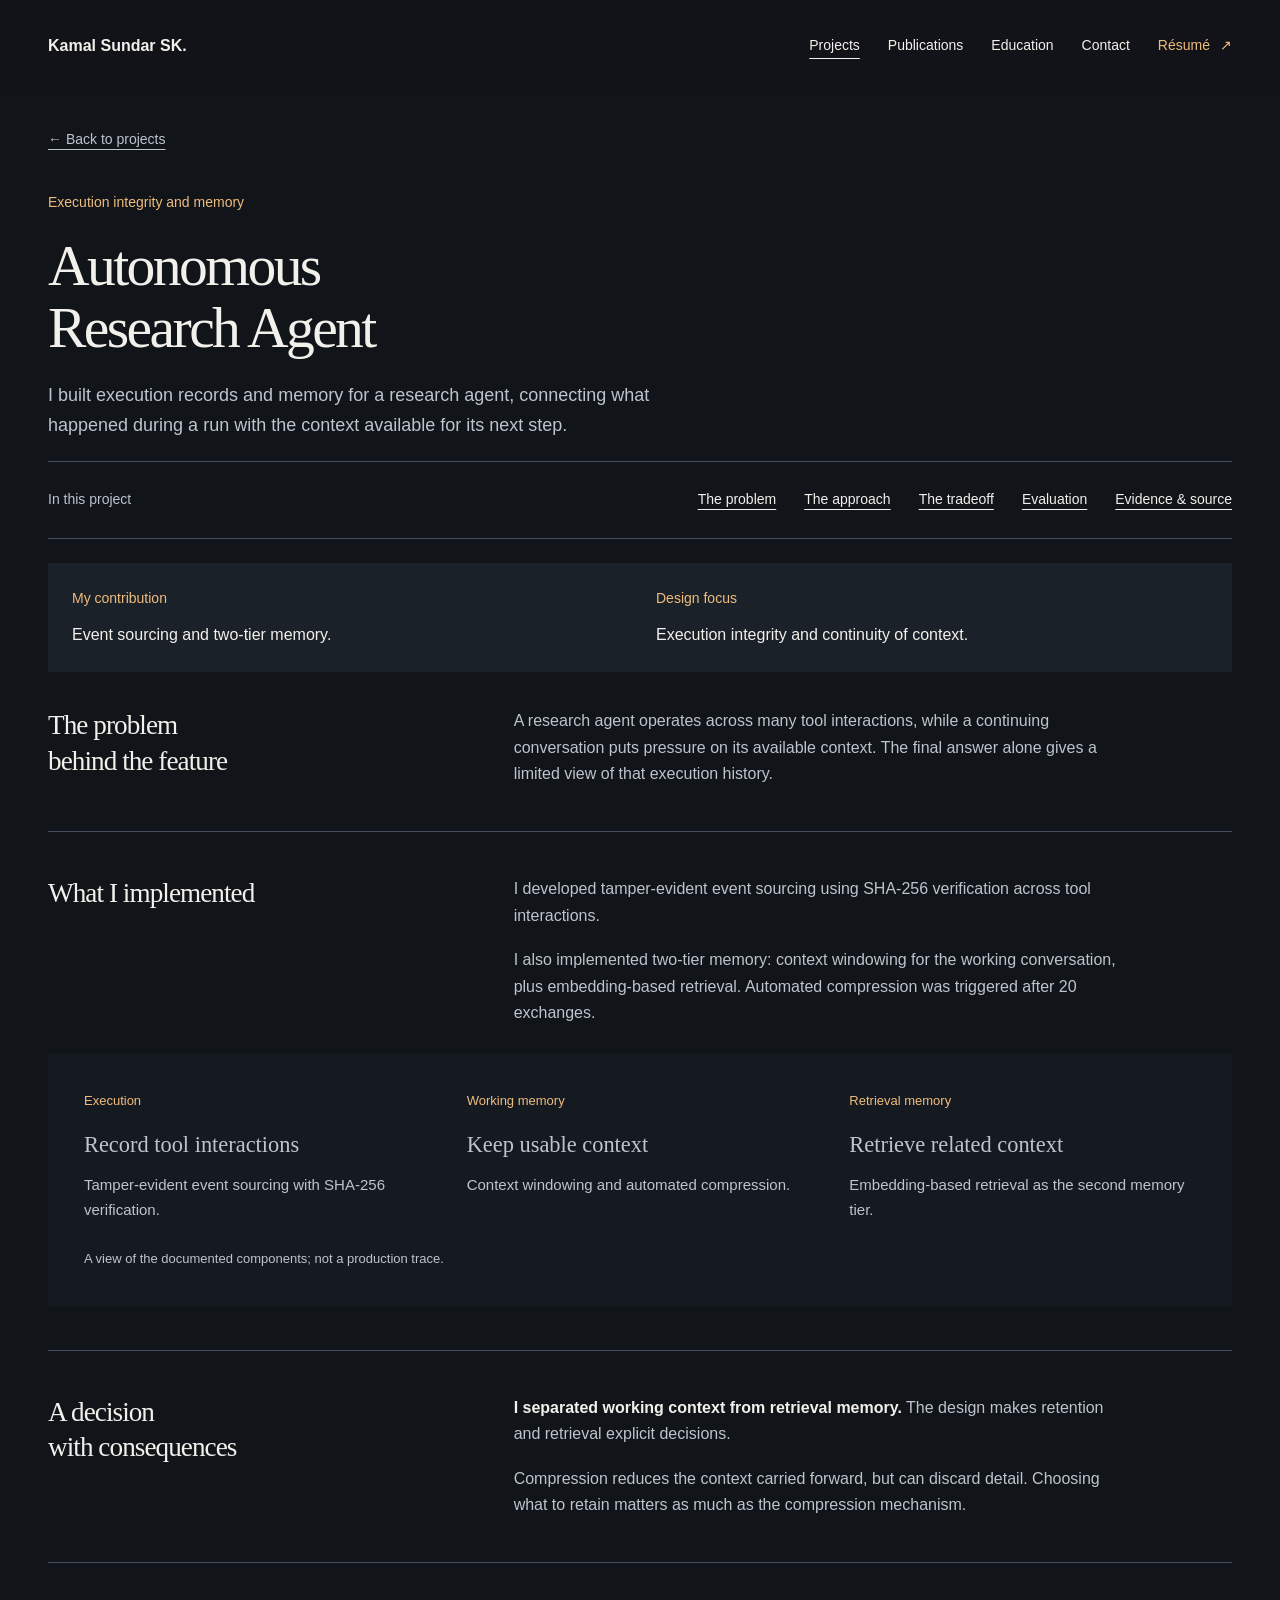
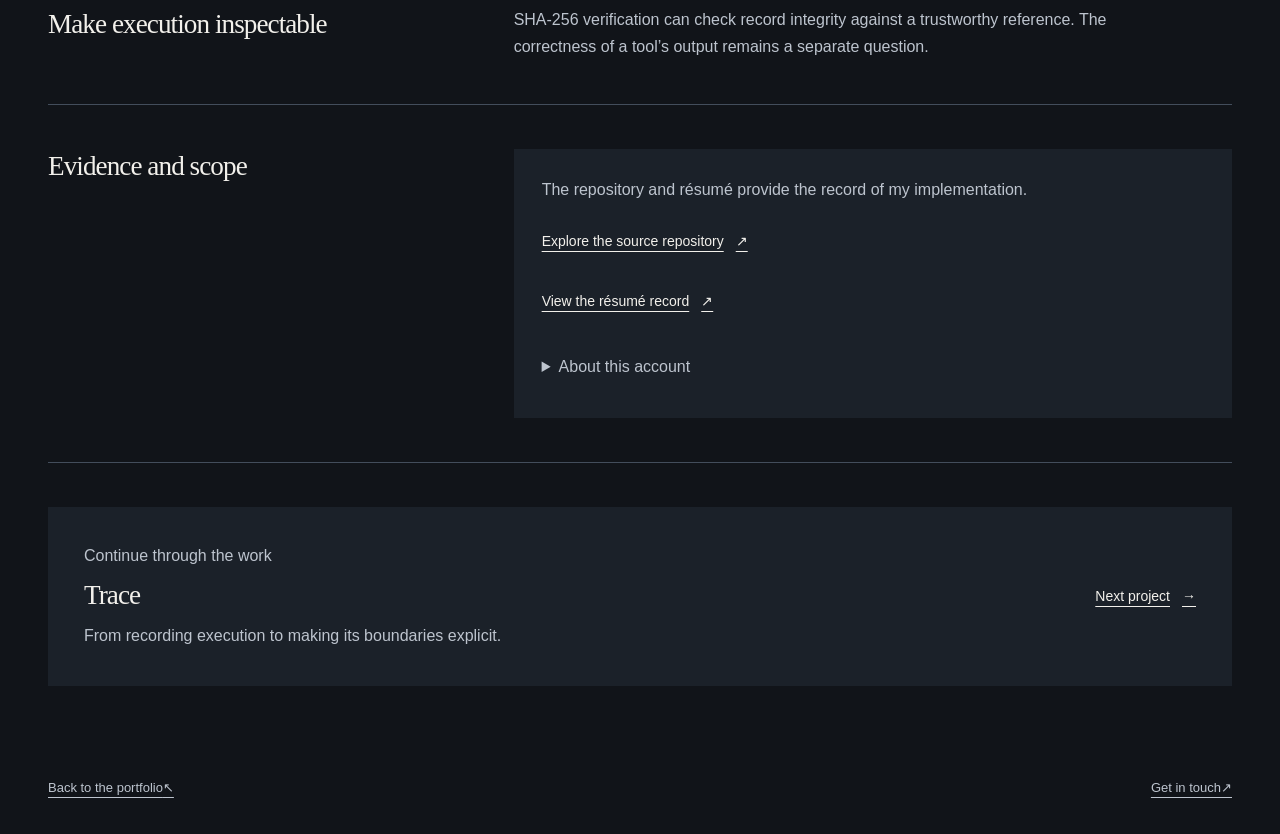
<file: projects/research-agent.html>
<!doctype html>
<html lang="en">
<head>
<meta charset="utf-8"><meta name="viewport" content="width=device-width, initial-scale=1">
<meta name="description" content="Event records and two-tier memory in Kamal’s autonomous research agent."><meta name="theme-color" content="#111419">
<title>Autonomous Research Agent — Kamal Sundar SK</title>
<link rel="stylesheet" href="../assets/portfolio.css">
<script src="../assets/navigation.js"></script>
</head>
<body>
<a class="skip-link" href="#main">Skip to content</a>
<header class="masthead shell"><a class="brand" href="../index.html">Kamal Sundar SK.</a><nav class="main-nav" aria-label="Main navigation"><a href="../projects.html" aria-current="location">Projects</a><a href="../publications.html">Publications</a><a href="../index.html#education">Education</a><a href="../index.html#contact">Contact</a><a class="nav-resume" href="../Kamal_Sundar_SK_FlowCV_Resume_2026-10-24.pdf" target="_blank" rel="noopener">Résumé <span aria-hidden="true">↗</span></a></nav></header>
<main id="main" class="shell">
<p class="breadcrumb"><a href="../projects.html#research-agent">← Back to projects</a></p>
<section class="case-hero" aria-labelledby="project-heading"><p class="kicker">Execution integrity and memory</p><h1 id="project-heading">Autonomous<br>Research Agent</h1><p class="lead">I built execution records and memory for a research agent, connecting what happened during a run with the context available for its next step.</p></section>
<nav class="case-nav" aria-label="On this page"><span>In this project</span><a href="#problem">The problem</a><a href="#approach">The approach</a><a href="#tradeoff">The tradeoff</a><a href="#evaluation">Evaluation</a><a href="#evidence">Evidence &amp; source</a></nav>
<dl class="case-summary"><div><dt>My contribution</dt><dd>Event sourcing and two-tier memory.</dd></div><div><dt>Design focus</dt><dd>Execution integrity and continuity of context.</dd></div></dl>
<div class="case-content">
<section class="case-section" id="problem"><h2>The problem behind the feature</h2><div><p>A research agent operates across many tool interactions, while a continuing conversation puts pressure on its available context. The final answer alone gives a limited view of that execution history.</p></div></section>
<section class="case-section case-approach" id="approach"><h2>What I implemented</h2><div><p>I developed tamper-evident event sourcing using SHA-256 verification across tool interactions.</p><p>I also implemented two-tier memory: context windowing for the working conversation, plus embedding-based retrieval. Automated compression was triggered after 20 exchanges.</p></div>
<figure class="case-visual"><ul class="component-map"><li><span class="component-label">Execution</span><strong>Record tool interactions</strong><span>Tamper-evident event sourcing with SHA-256 verification.</span></li><li><span class="component-label">Working memory</span><strong>Keep usable context</strong><span>Context windowing and automated compression.</span></li><li><span class="component-label">Retrieval memory</span><strong>Retrieve related context</strong><span>Embedding-based retrieval as the second memory tier.</span></li></ul><figcaption>A view of the documented components; not a production trace.</figcaption></figure>
</section>
<section class="case-section" id="tradeoff"><h2>A decision with consequences</h2><div><p><strong>I separated working context from retrieval memory.</strong> The design makes retention and retrieval explicit decisions.</p><p>Compression reduces the context carried forward, but can discard detail. Choosing what to retain matters as much as the compression mechanism.</p></div></section>
<section class="case-section" id="evaluation"><h2>Make execution inspectable</h2><div><p>SHA-256 verification can check record integrity against a trustworthy reference. The correctness of a tool’s output remains a separate question.</p></div></section>
<section class="case-section" id="evidence"><h2>Evidence and scope</h2><div><div class="evidence-panel"><p>The repository and résumé provide the record of my implementation.</p><a class="text-link" href="https://github.com/Sundarsk-Dev/production-research-ai-agent" target="_blank" rel="noopener">Explore the source repository <span aria-hidden="true">↗</span></a><a class="text-link" href="../Kamal_Sundar_SK_FlowCV_Resume_2026-10-24.pdf" target="_blank" rel="noopener">View the résumé record <span aria-hidden="true">↗</span></a><details class="source-disclosure"><summary>About this account</summary><p>This overview follows the contribution and implementation described in my résumé. It does not present a production benchmark or an independent security evaluation.</p></details></div></div></section>
</div>
<aside class="case-next"><div><p>Continue through the work</p><h2>Trace</h2><p>From recording execution to making its boundaries explicit.</p></div><a class="text-link" href="trace.html">Next project <span aria-hidden="true">→</span></a></aside>
</main>
<footer class="site-footer shell"><a href="../index.html">Back to the portfolio <span aria-hidden="true">↖</span></a><a href="mailto:Kamalsundarsk@gmail.com">Get in touch <span aria-hidden="true">↗</span></a></footer>
</body>
</html>
</file>
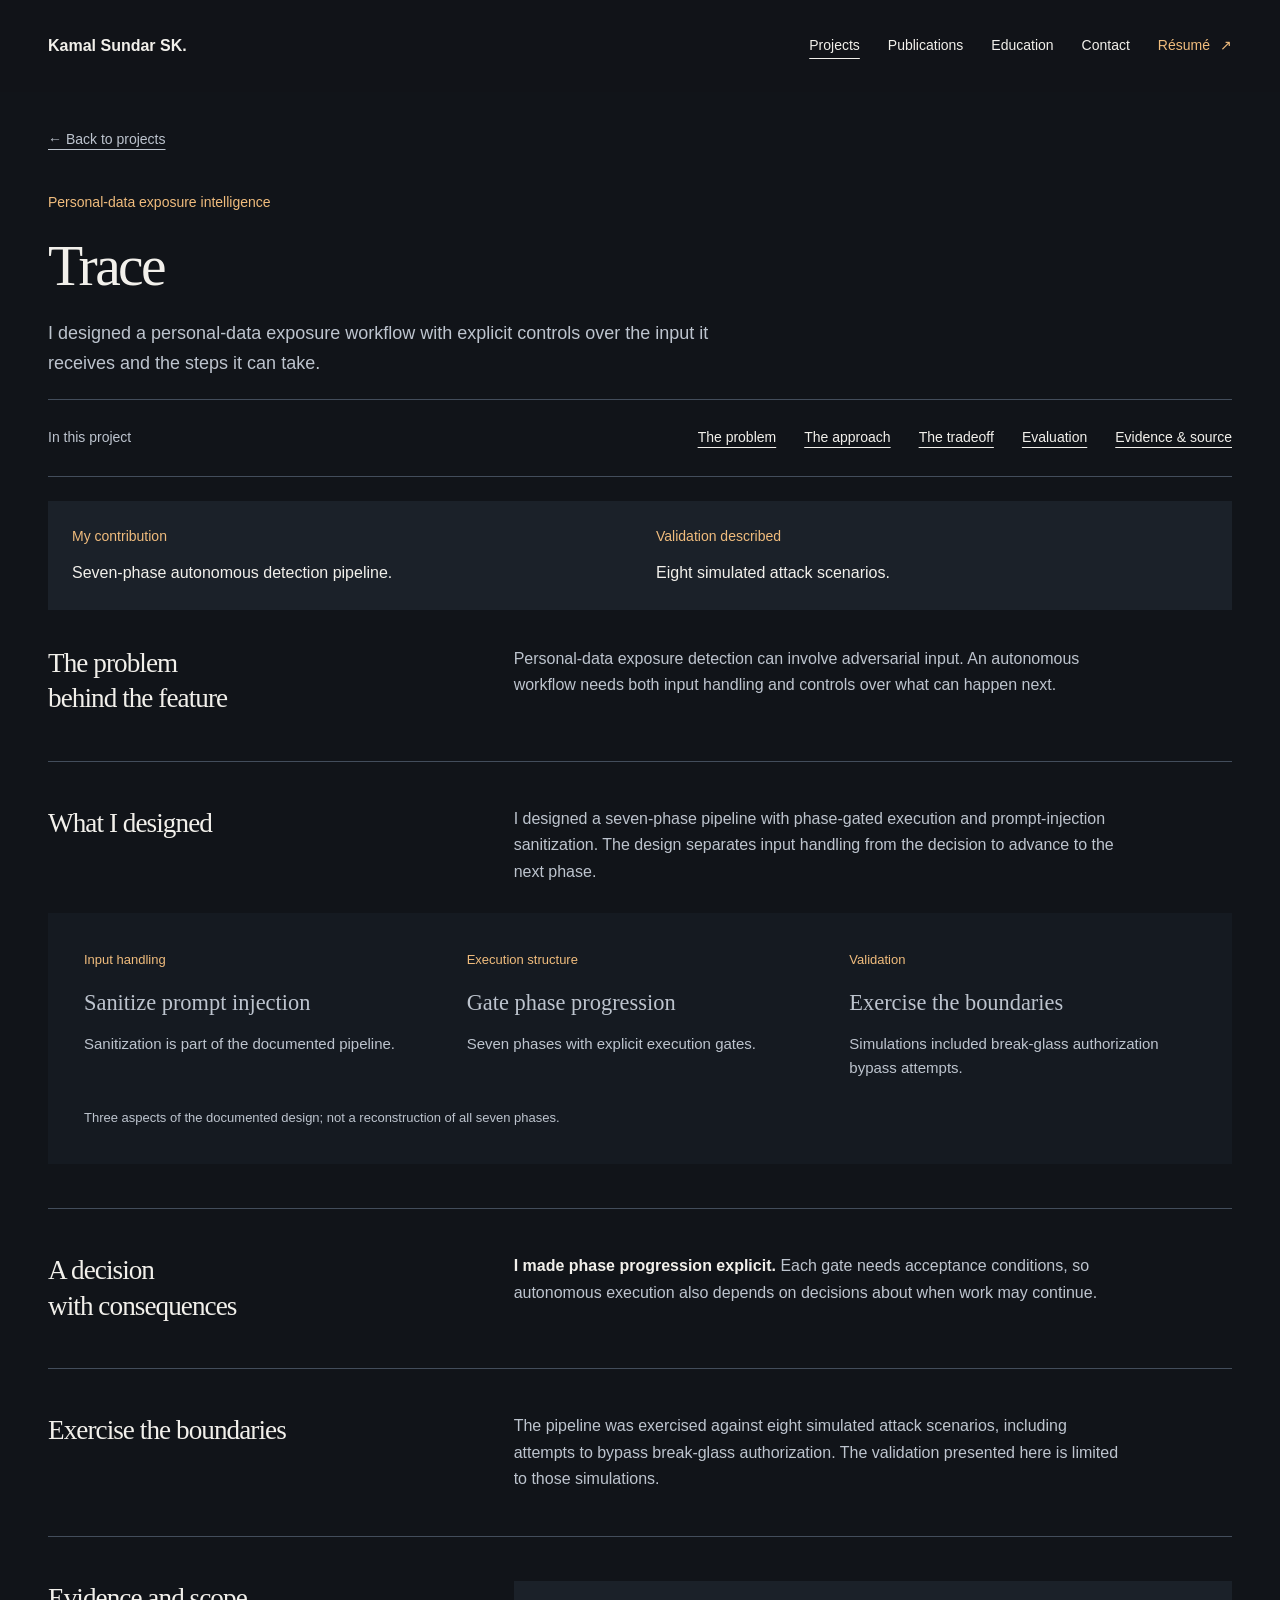
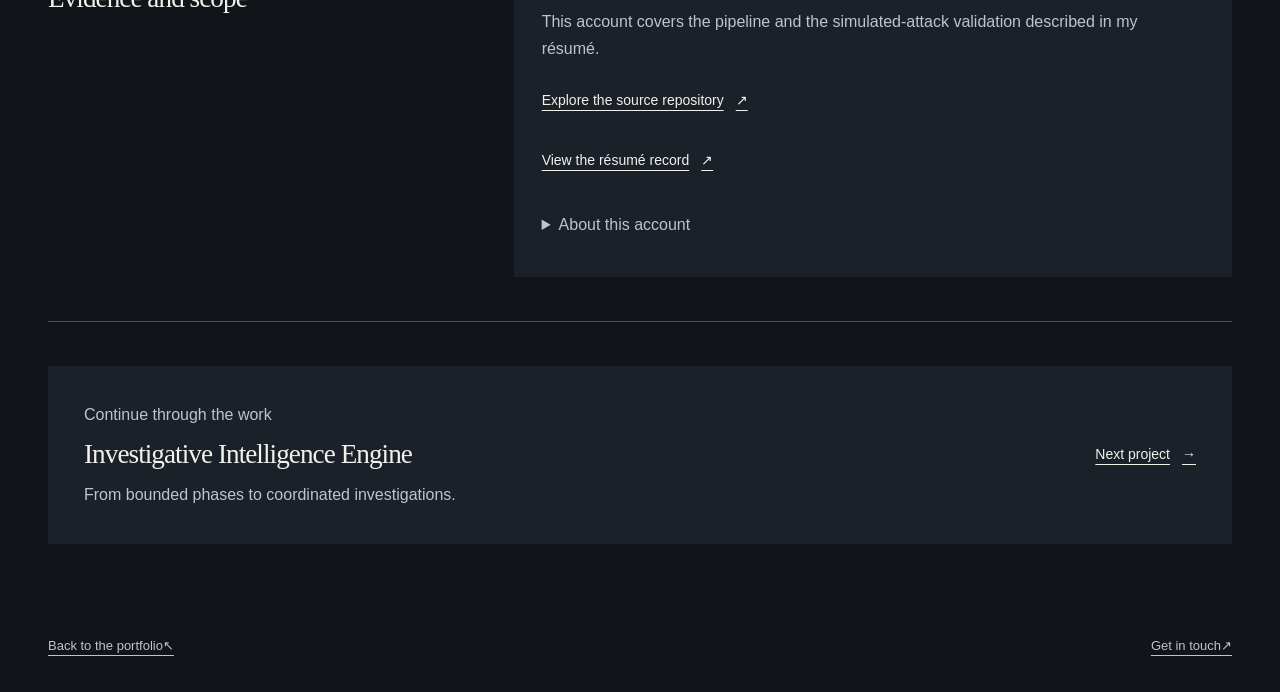
<file: projects/trace.html>
<!doctype html>
<html lang="en">
<head>
<meta charset="utf-8"><meta name="viewport" content="width=device-width, initial-scale=1">
<meta name="description" content="A seven-phase personal-data exposure pipeline with phase gates and simulated attack validation."><meta name="theme-color" content="#111419">
<title>Trace — Kamal Sundar SK</title>
<link rel="stylesheet" href="../assets/portfolio.css">
<script src="../assets/navigation.js"></script>
</head>
<body>
<a class="skip-link" href="#main">Skip to content</a>
<header class="masthead shell"><a class="brand" href="../index.html">Kamal Sundar SK.</a><nav class="main-nav" aria-label="Main navigation"><a href="../projects.html" aria-current="location">Projects</a><a href="../publications.html">Publications</a><a href="../index.html#education">Education</a><a href="../index.html#contact">Contact</a><a class="nav-resume" href="../Kamal_Sundar_SK_FlowCV_Resume_2026-10-24.pdf" target="_blank" rel="noopener">Résumé <span aria-hidden="true">↗</span></a></nav></header>
<main id="main" class="shell">
<p class="breadcrumb"><a href="../projects.html#trace">← Back to projects</a></p>
<section class="case-hero" aria-labelledby="project-heading"><p class="kicker">Personal-data exposure intelligence</p><h1 id="project-heading">Trace</h1><p class="lead">I designed a personal-data exposure workflow with explicit controls over the input it receives and the steps it can take.</p></section>
<nav class="case-nav" aria-label="On this page"><span>In this project</span><a href="#problem">The problem</a><a href="#approach">The approach</a><a href="#tradeoff">The tradeoff</a><a href="#evaluation">Evaluation</a><a href="#evidence">Evidence &amp; source</a></nav>
<dl class="case-summary"><div><dt>My contribution</dt><dd>Seven-phase autonomous detection pipeline.</dd></div><div><dt>Validation described</dt><dd>Eight simulated attack scenarios.</dd></div></dl>
<div class="case-content">
<section class="case-section" id="problem"><h2>The problem behind the feature</h2><div><p>Personal-data exposure detection can involve adversarial input. An autonomous workflow needs both input handling and controls over what can happen next.</p></div></section>
<section class="case-section case-approach" id="approach"><h2>What I designed</h2><div><p>I designed a seven-phase pipeline with phase-gated execution and prompt-injection sanitization. The design separates input handling from the decision to advance to the next phase.</p></div>
<figure class="case-visual"><ul class="component-map"><li><span class="component-label">Input handling</span><strong>Sanitize prompt injection</strong><span>Sanitization is part of the documented pipeline.</span></li><li><span class="component-label">Execution structure</span><strong>Gate phase progression</strong><span>Seven phases with explicit execution gates.</span></li><li><span class="component-label">Validation</span><strong>Exercise the boundaries</strong><span>Simulations included break-glass authorization bypass attempts.</span></li></ul><figcaption>Three aspects of the documented design; not a reconstruction of all seven phases.</figcaption></figure>
</section>
<section class="case-section" id="tradeoff"><h2>A decision with consequences</h2><div><p><strong>I made phase progression explicit.</strong> Each gate needs acceptance conditions, so autonomous execution also depends on decisions about when work may continue.</p></div></section>
<section class="case-section" id="evaluation"><h2>Exercise the boundaries</h2><div><p>The pipeline was exercised against eight simulated attack scenarios, including attempts to bypass break-glass authorization. The validation presented here is limited to those simulations.</p></div></section>
<section class="case-section" id="evidence"><h2>Evidence and scope</h2><div><div class="evidence-panel"><p>This account covers the pipeline and the simulated-attack validation described in my résumé.</p><a class="text-link" href="https://github.com/Sundarsk-Dev/Trace-Personal-Data-Exposure-Intelligence-Agent" target="_blank" rel="noopener">Explore the source repository <span aria-hidden="true">↗</span></a><a class="text-link" href="../Kamal_Sundar_SK_FlowCV_Resume_2026-10-24.pdf" target="_blank" rel="noopener">View the résumé record <span aria-hidden="true">↗</span></a><details class="source-disclosure"><summary>About this account</summary><p>This overview follows the contribution and implementation described in my résumé. It does not present a production benchmark or an independent security evaluation.</p></details></div></div></section>
</div>
<aside class="case-next"><div><p>Continue through the work</p><h2>Investigative Intelligence Engine</h2><p>From bounded phases to coordinated investigations.</p></div><a class="text-link" href="investigative-engine.html">Next project <span aria-hidden="true">→</span></a></aside>
</main>
<footer class="site-footer shell"><a href="../index.html">Back to the portfolio <span aria-hidden="true">↖</span></a><a href="mailto:Kamalsundarsk@gmail.com">Get in touch <span aria-hidden="true">↗</span></a></footer>
</body>
</html>
</file>
<file: assets/portfolio.css>
:root {
  --ground: #111419;
  --surface: #1b2129;
  --surface-deep: #151a21;
  --ink: #f2f0eb;
  --muted: #bdc4ce;
  --accent: #f0bc7d;
  --stone: #dce1e5;
  --stone-ink: #111419;
  --stone-muted: #454e5a;
  --rule: #434d5b;
  --serif: Georgia, "Times New Roman", serif;
  --sans: "Segoe UI", Arial, sans-serif;
}
* { box-sizing: border-box; }
[hidden] { display: none !important; }
html { color-scheme: dark; scroll-padding-top: calc(var(--header-height, 92px) + 24px); }
body { margin: 0; background: var(--ground); color: var(--ink); font: 1rem/1.65 var(--sans); overflow-wrap: break-word; }
a { color: inherit; text-underline-offset: 5px; text-decoration-thickness: 1px; }
a:focus-visible, button:focus-visible, summary:focus-visible { outline: 3px solid var(--accent); outline-offset: 5px; transition: none; }
h1, h2, h3, p, figure, ul, ol, dl { margin: 0; }
h1, h2, h3 { font-weight: 400; text-wrap: balance; }
h2 { font: clamp(1.85rem, 3vw, 2.25rem)/1.1 var(--serif); letter-spacing: -.035em; }
h3 { font: 1.4rem/1.35 var(--sans); letter-spacing: -.02em; }
img { display: block; max-width: 100%; height: auto; }
button { font: inherit; cursor: pointer; }
::selection { background: var(--accent); color: var(--ground); }
.shell { width: min(1248px, calc(100% - 96px)); margin-inline: auto; }
.skip-link { position: fixed; left: 16px; top: 12px; z-index: 50; padding: 12px 18px; background: var(--ink); color: var(--ground); transform: translateY(-200%); }
.skip-link:focus { transform: none; }
.masthead { min-height: 92px; display: flex; align-items: center; justify-content: space-between; gap: 24px; position: sticky; top: 0; z-index: 30; background: rgba(17,20,25,.94); backdrop-filter: blur(16px); }
.masthead.shell { width: 100%; padding-inline: max(48px, calc((100% - 1248px) / 2)); }
.masthead.is-scrolled { box-shadow: 0 1px rgba(189,196,206,.16); }
.scroll-progress { position: fixed; inset: 0 0 auto; height: 2px; background: var(--accent); transform: scaleX(0); transform-origin: left; z-index: 40; pointer-events: none; }
.reveal-pending { opacity: 0; }
.case-nav [aria-current], .publication-nav .text-link[aria-current] { color: var(--accent); text-decoration: underline; text-underline-offset: 8px; }
.brand { display: inline-flex; align-items: center; min-height: 44px; font-size: 1rem; font-weight: 600; text-decoration: none; flex-shrink: 0; }
.main-nav { display: flex; gap: 28px; align-items: center; flex-wrap: wrap; }
.main-nav a { display: inline-flex; align-items: center; gap: 10px; min-height: 44px; font-size: .875rem; text-decoration: none; }
.main-nav .nav-resume { color: var(--accent); }
.main-nav [aria-current] { text-decoration: underline; text-underline-offset: 8px; }
.hero { width: calc(100% - 48px); margin-inline: auto; position: relative; min-height: 650px; height: min(50vw, 740px); background: #101719; isolation: isolate; }
.hero-picture { position: absolute; inset: 0; z-index: -2; }
.hero-still { display: block; height: 100%; }
.hero-layers, .hero-layers picture { position: absolute; inset: 0; }
.hero-layers { visibility: hidden; }
.hero-entering .hero-still, .hero-picture.is-revealing .hero-still { visibility: hidden; }
.hero-picture.is-revealing .hero-layers { visibility: visible; }
.hero-subject { mask-image: linear-gradient(to top, #000 45%, transparent 55%); mask-size: 100% 225%; mask-position: 0% 100%; mask-repeat: no-repeat; }


.hero-picture img { width: 100%; height: 100%; object-fit: cover; object-position: 50% 15%; }
.hero::after { content: ""; position: absolute; inset: 0; z-index: -1; background: linear-gradient(90deg, transparent 48%, rgba(17,20,25,.5) 69%, rgba(17,20,25,.85)); }
.hero-copy { position: absolute; left: 63%; right: 4%; top: 50%; transform: translateY(-50%); }
.hero-location { color: var(--muted); font-size: .875rem; }
.hero h1 { margin-top: 25px; font: clamp(3.4rem, 5.9vw, 6rem)/1.03 var(--serif); letter-spacing: -.055em; }
.hero-statement { margin-top: 30px; font-size: clamp(1.2rem, 1.6vw, 1.45rem); line-height: 1.45; }
.hero-description { margin-top: 20px; color: var(--muted); max-width: 38ch; font-size: .9375rem; }
.actions { display: flex; flex-wrap: wrap; align-items: center; gap: 12px 24px; margin-top: 30px; }
.button { display: inline-flex; align-items: center; justify-content: space-between; gap: 24px; min-height: 50px; padding: 12px 20px; background: var(--accent); color: var(--ground); border: 0; border-radius: 0; font-size: .875rem; font-weight: 600; text-decoration: none; }
.text-link { display: inline-flex; align-items: center; gap: 12px; min-height: 44px; font-size: .875rem; }
.text-link span { text-decoration: none; }
.meta, .kicker { color: var(--accent); font-size: .875rem; line-height: 1.5; }
.muted { color: var(--muted); }
.education-band { background: var(--surface); }
.education-inner { display: grid; grid-template-columns: 1fr 1.3fr; gap: 100px; padding-block: 64px; }
.education-inner h2 { font-size: 2.25rem; }
.education-inner > div > p { margin-top: 20px; color: var(--muted); }
.education-records { display: grid; gap: 30px; }
.education-entry { display: flex; justify-content: space-between; align-items: baseline; gap: 24px; }
.education-entry h3 { font: 1.4rem/1.4 var(--sans); margin-block: 0 10px; font-weight: 400; }
.education-entry p { font-size: 1rem; }
.education-entry .meta { font-size: .875rem; margin-top: 10px; color: var(--muted); }
.record-note { color: var(--muted); white-space: nowrap; font-size: .8125rem; }
.section { padding-block: 72px; }
.section-heading { display: flex; align-items: end; justify-content: space-between; gap: 36px; margin-bottom: 44px; }
.section-heading p { color: var(--muted); margin-top: 18px; max-width: 55ch; }
.section-heading > .text-link { flex-shrink: 0; }
.work-row { display: grid; grid-template-columns: 1fr 1.4fr auto; align-items: center; gap: 44px; padding: 44px 0; border-bottom: 1px solid var(--rule); }
.work-row h3 { margin-top: 0; font-size: 1.4rem; line-height: 1.4; }
.work-row .meta + h3 { margin-top: 12px; }
.work-row > p { color: var(--muted); }
.work-row .text-link { white-space: nowrap; }
.section.selected-work { padding-top: 48px; }
.selected-work .section-heading { margin-bottom: 0; padding-bottom: 28px; border-bottom: 1px solid var(--rule); }
.selected-work .work-row { padding-block: 32px; }
.work-more { display: flex; flex-wrap: wrap; align-items: center; justify-content: space-between; gap: 8px 24px; padding-top: 24px; }
.work-more p { color: var(--muted); font-size: .9375rem; }
.research-band { background: #202833; padding-block: 76px; }
.research-band h2::before { content: ""; display: block; width: 72px; height: 1px; margin-bottom: 20px; background: var(--accent); }
.paper-preview { display: grid; grid-template-columns: .65fr 1.6fr; gap: 64px; padding-block: 30px; }
.paper-preview + .paper-preview { border-top: 1px solid var(--rule); }
.paper-preview h3 { font-size: 1.4rem; line-height: 1.4; }
.paper-preview h3 a { display: block; min-height: 44px; text-decoration: none; }
.paper-preview h3 span { font-family: var(--sans); color: var(--accent); font-size: 1.1rem; white-space: nowrap; }
.paper-preview p:not(.meta) { color: var(--muted); margin-top: 10px; }
.review-note { margin-top: 26px; color: var(--muted); font-size: .9375rem; max-width: 85ch; }
.review-note .text-link { color: var(--ink); }
.about-section { display: grid; grid-template-columns: 1fr 1.3fr; gap: 100px; padding-block: 64px; }
.about-section h2 { font-size: 2.25rem; }
.about-copy .lead { color: var(--ink); font: 1rem/1.65 var(--sans); }
.about-copy p + p { margin-top: 24px; color: var(--muted); }
.experience { display: grid; grid-template-columns: 1fr 1.3fr; gap: 100px; padding-block: 72px; }
.experience > h2 { font-size: 2.25rem; }
.experience-records { display: grid; gap: 36px; }
.experience h3 { margin-block: 14px; }
.experience p:not(.meta) { color: var(--muted); }
.contact-band { background: var(--surface); }
.contact-inner { display: grid; grid-template-columns: 1fr 1.3fr; gap: 100px; padding-block: 64px; align-items: start; }
.contact-inner h2 { font-size: 2.25rem; }
.contact-inner p { margin-top: 24px; color: var(--muted); }
.contact-links { display: flex; flex-direction: column; }
.contact-links a { display: flex; align-items: center; justify-content: space-between; gap: 16px; min-height: 58px; border-bottom: 1px solid var(--rule); text-decoration: none; overflow-wrap: anywhere; }
.site-footer { display: flex; align-items: center; justify-content: space-between; flex-wrap: wrap; gap: 12px 28px; padding-block: 24px; color: var(--muted); font-size: .8125rem; }
.site-footer a, .site-footer > span { display: inline-flex; align-items: center; min-height: 44px; }
/* The image fills the opening; a quiet text area and normal scroll keep it readable. */
.index-hero { position: relative; isolation: isolate; overflow: hidden; width: calc(100% - 48px); margin: 0 auto 64px; min-height: 680px; height: min(54vw, 790px); background: var(--ground); }
.index-art { position: absolute; inset: 0; z-index: -2; }
.index-art picture { display: block; height: 100%; }
.index-art img { width: 100%; height: 100%; object-fit: contain; object-position: left center; }
.index-hero::after { content: ""; position: absolute; inset: 0; z-index: -1; background: linear-gradient(90deg, transparent 30%, rgba(17,20,25,.1) 50%, rgba(17,20,25,.84) 68%, var(--ground) 92%); }
.index-hero-copy { position: absolute; left: 61%; right: 4%; top: 50%; transform: translateY(-50%); }
.index-hero h1 { font: clamp(3.5rem, 5.5vw, 6rem)/1.05 var(--serif); letter-spacing: -.035em; }
.index-hero .lead { font-size: clamp(1.25rem, 1.65vw, 1.5rem); line-height: 1.45; margin-top: 28px; max-width: 30ch; color: var(--ink); }
.index-description { color: var(--muted); font-size: .9375rem; margin-top: 22px; max-width: 42ch; }
.index-hero .meta { margin-top: 24px; line-height: 1.7; }
.index-art figcaption { position: absolute; bottom: 20px; left: 24px; padding: 3px 8px; font-size: .75rem; color: var(--muted); background: rgba(17,20,25,.88); }
/* The portrait and reading copy share the opening without crossing either hand. */
.projects-hero { --art-height: clamp(620px, 50vw, 740px); height: var(--art-height); min-height: 0; margin-bottom: 24px; }
.projects-hero .index-art { inset: 0 auto 0 0; width: 76%; }
.projects-artwork { position: absolute; top: 50%; width: 100%; aspect-ratio: 1585 / 992; transform: translateY(-50%); mask-image: linear-gradient(90deg, transparent, #000 7%, #000 79%, transparent 84%), linear-gradient(transparent, #000 14%, #000 78%, transparent); mask-composite: intersect; }
.projects-subject { position: absolute; inset: 0; mask-size: 100% 100%; mask-position: left top; mask-repeat: no-repeat; mask-composite: intersect; pointer-events: none; }
.projects-entering .projects-room, .projects-entering .projects-hero h1, .projects-entering .projects-hero .index-hero-copy, .projects-entering .projects-hero figcaption { opacity: 0; }
.projects-hero::after { display: none; }
.projects-hero .index-hero-copy { left: 64%; right: 4%; }
.projects-hero h1 { font-size: clamp(3.2rem, 4.7vw, 5rem); }
.projects-hero .lead { font-size: clamp(1.125rem, 1.4vw, 1.375rem); }
.projects-hero .index-art figcaption { left: 47.5%; right: auto; bottom: 12px; transform: translateX(-50%); width: max-content; max-width: calc(100vw - 40px); text-align: center; }
.project-list { padding-block: 12px 56px; }
.project-list > h2 { font-size: 2.25rem; margin-bottom: 16px; }
.project-list > p { color: var(--muted); max-width: 62ch; margin-bottom: 28px; }
.project-list .work-row { padding-block: 32px; }
.project-list .work-row:first-of-type { border-top: 1px solid var(--rule); }
.archive { padding-bottom: 72px; }
.archive > h2 { font-size: 1.7rem; margin-bottom: 16px; }
.archive > p { color: var(--muted); max-width: 65ch; margin-bottom: 32px; }
.archive-entry { display: grid; grid-template-columns: .8fr 1.6fr; gap: 60px; padding-block: 18px; font-size: .9375rem; }
.archive-entry:nth-of-type(odd) { background: var(--surface-deep); padding-inline: 24px; margin-inline: -24px; }
.archive-entry h3 { font: 1.15rem/1.4 var(--sans); font-weight: 500; }
.archive-entry p { color: var(--muted); }
.publications-entering .publications-hero .index-art > picture { opacity: 0; }
.publications-light { position: absolute; inset: 0; pointer-events: none; }
.publication-nav { display: flex; flex-wrap: wrap; gap: 8px 28px; margin-top: 22px; }
.publication-nav a, .case-nav a { min-height: 44px; display: inline-flex; align-items: center; gap: 12px; font-size: .875rem; }
.publication { display: grid; grid-template-columns: .55fr 1.6fr; gap: 64px; padding-block: 44px; border-top: 1px solid var(--rule); }
.publication:first-child { border-image: linear-gradient(90deg, var(--accent), var(--rule) 45%) 1; }
.publication .status { color: var(--accent); font-size: .875rem; margin-bottom: 10px; }
.publication .venue { color: var(--muted); }
.publication .topic, .review-section .topic { margin-bottom: 12px; color: var(--accent); font-size: .875rem; line-height: 1.5; }
.publication h2 { font: 1.4rem/1.45 var(--sans); letter-spacing: -.01em; }
.publication .description { margin-top: 22px; color: var(--muted); max-width: 68ch; }
.publication .text-link { margin-top: 16px; }
.review-section { padding: 36px; background: var(--surface); margin-block: 28px 32px; }
.review-section h2 { font: 1.4rem/1.45 var(--sans); max-width: 58ch; margin-block: 0 20px; }
.review-section .topic { margin-top: 16px; }
.review-section p { color: var(--muted); max-width: 75ch; }
.review-section .status { color: var(--accent); font-size: .875rem; }
.project-interlude { margin-block: 12px 72px; border-left: 2px solid var(--accent); background: var(--surface); }
.project-interlude > div { max-width: 84ch; padding: 40px 48px; }
.project-interlude h2 { font-size: 2rem; margin-bottom: 24px; }
.project-interlude p { color: var(--muted); }
.project-interlude p + p { margin-top: 18px; }
/* Reading pages retain their real project content and anchor destinations. */
.breadcrumb { padding-top: 26px; }
.breadcrumb a { display: inline-flex; align-items: center; min-height: 44px; color: var(--muted); font-size: .875rem; }
.case-hero { padding-block: 30px 20px; max-width: 1000px; }
.case-hero h1 { font: clamp(2.6rem, 4.5vw, 4rem)/1.08 var(--serif); letter-spacing: -.045em; margin: 22px 0; }
.case-hero .lead { font-size: 1.125rem; color: var(--muted); max-width: 68ch; }
.case-summary { display: grid; grid-template-columns: repeat(2, minmax(0, 1fr)); gap: 32px; padding: 24px; background: var(--surface); }
.case-summary dt { color: var(--accent); font-size: .875rem; margin-bottom: 12px; }
.case-summary dd { margin: 0; }
.case-visual { padding: 36px; background: var(--surface-deep); }
.component-map { display: grid; grid-template-columns: repeat(3, 1fr); gap: 36px; padding: 0; list-style: none; }
.component-map strong { display: block; font: 1.4rem/1.3 var(--serif); margin-block: 18px 14px; }
.component-map span { display: block; color: var(--muted); font-size: .9375rem; }
.component-map .component-label { color: var(--accent); font-size: .8125rem; }
.case-visual figcaption { color: var(--muted); font-size: .8125rem; margin-top: 26px; }
.case-nav { display: flex; flex-wrap: wrap; align-items: center; gap: 4px 28px; padding-block: 16px; margin-bottom: 24px; border-block: 1px solid var(--rule); }
.case-nav > span { margin-right: auto; color: var(--muted); font-size: .875rem; }
.case-content { padding-top: 36px; }
.case-section { display: grid; grid-template-columns: .85fr 1.6fr; gap: 84px; padding-bottom: 44px; margin-bottom: 44px; border-bottom: 1px solid var(--rule); }
.case-approach { row-gap: 28px; }
.case-approach .case-visual { grid-column: 1 / -1; }
.case-section h2 { font-size: 1.7rem; line-height: 1.3; max-width: 22ch; }
.case-section p, .case-section li { color: var(--muted); max-width: 68ch; }
.case-section p + p { margin-top: 18px; }
.case-section > div ul { margin-top: 16px; padding-left: 22px; }
.case-section > div li + li { margin-top: 8px; }
.case-section > div strong { color: var(--ink); font-weight: 600; }
.evidence-panel { padding: 28px; background: var(--surface); }
.evidence-panel .text-link { display: flex; width: fit-content; max-width: 100%; margin-top: 16px; }
.source-disclosure { color: var(--muted); margin-top: 20px; }
.source-disclosure summary { min-height: 44px; padding-block: 10px; cursor: pointer; }
.source-disclosure p { font-size: .9375rem; margin-top: 12px; }
.case-next { display: flex; justify-content: space-between; align-items: center; gap: 32px; padding: 36px; background: var(--surface); margin-block: 36px 56px; }
.case-next h2 { font-size: 1.7rem; margin-block: 12px; }
.case-next p { color: var(--muted); }
.case-next .text-link { flex-shrink: 0; }
.hero-copy, .education-inner > *, .work-row > *, .paper-preview > *, .contact-inner > *, .case-section > *, .projects-hero > *, .publications-hero > *, .publication > * { min-width: 0; }
@media (prefers-reduced-motion: no-preference) {
  @view-transition { navigation: auto; }
  html.pointer-navigation { scroll-behavior: smooth; }
}
html.keyboard-navigation a, html.keyboard-navigation button { transition: none !important; }
::view-transition-old(root) { animation: page-out 160ms ease-out both; }
::view-transition-new(root) { animation: page-in 200ms cubic-bezier(.23,1,.32,1) both; }
@keyframes page-out { to { opacity: 0; } }
@keyframes page-in { from { opacity: 0; } }
@media (hover: hover) and (pointer: fine) {
  .button { transition: transform 140ms cubic-bezier(.23,1,.32,1), background-color 140ms ease; }
  .button:hover { background: #ffd29a; }
  html.pointer-navigation .button:active { transform: scale(.98); }
  .text-link span { transition: transform 150ms cubic-bezier(.23,1,.32,1); }
  html.pointer-navigation .text-link:hover span { transform: translate(2px,-2px); }
  .main-nav a:hover, .text-link:hover, .breadcrumb a:hover, .case-nav a:hover, .contact-links a:hover { color: var(--accent); }
  .main-nav a:hover, .paper-preview h3 a:hover, .contact-links a:hover { text-decoration: underline; }
}
@media (max-width: 1100px) {
  .shell { width: calc(100% - 64px); }
  .masthead.shell { padding-inline: 32px; }
  .main-nav { gap: 20px; }
  .hero-copy { left: 60%; right: 3%; }
  .hero h1 { font-size: 4rem; }
  .education-inner, .about-section, .experience, .contact-inner, .case-section, .publications-hero { gap: 44px; }
  .work-row { grid-template-columns: 1fr 1.2fr; gap: 18px 32px; }
  .work-row > .text-link { grid-column: 2; width: fit-content; }
}
@media (max-width: 1100px) {
  .index-hero { width: calc(100% - 40px); min-height: 0; height: auto; padding: 36px 28px calc(min(84.1vw, 580px) - 48px); margin-bottom: 48px; }
  .index-hero-copy { position: relative; inset: auto; transform: none; max-width: 680px; margin-inline: auto; }
  .index-hero h1 { font-size: clamp(3rem, 8vw, 5rem); }
  .index-hero .lead { max-width: 38ch; margin-top: 22px; }
  .index-description { max-width: 55ch; margin-top: 18px; }
  .index-hero .actions { margin-top: 22px; }
  .index-hero .meta { margin-top: 20px; }
  .index-art { top: auto; height: min(84.1vw, 580px); }
  .index-art img { object-position: center bottom; }
  .index-hero::after { top: auto; height: min(84.1vw, 580px); background: linear-gradient(var(--ground), transparent 26%); }
  .index-art figcaption { bottom: 12px; left: 20px; right: 20px; width: fit-content; }
  .projects-hero { --art-height: min(84.1vw, 580px); height: auto; }
  .projects-hero .index-hero-copy { position: relative; inset: auto; transform: none; width: auto; }
  .projects-hero .index-art { inset: auto auto 0 50%; width: calc(var(--art-height) * 1.189); height: var(--art-height); transform: translateX(-49.4%); }
  .projects-artwork { position: relative; top: auto; height: 100%; aspect-ratio: auto; transform: none; mask-image: linear-gradient(90deg, transparent, #000 7%, #000 94%, transparent), linear-gradient(transparent, #000 20%, #000 78%, transparent); }
  .projects-subject { mask-size: 134.322% 100%, 100% 100%; mask-position: 41.9753% 0, 0 0; }
  .projects-hero .index-art figcaption { left: 49.4%; }
}
@media (max-width: 760px) {
  .index-hero { width: 100%; padding: 32px 20px calc(84.1vw - 20px); margin-bottom: 24px; }
  .index-hero h1 { font-size: clamp(2.9rem, 12vw, 3.75rem); }
  .index-hero .lead { font-size: 1.25rem; }
  .index-art { height: 84.1vw; }
  .index-hero::after { height: 84.1vw; }
}
@media (max-width: 1000px) {
  .hero { height: auto; min-height: 0; display: grid; grid-template-columns: 1fr 1fr; width: calc(100% - 64px); background: var(--ground); align-items: center; gap: 28px; padding-block: 30px 48px; }
  .hero-copy { position: static; transform: none; grid-column: 1; grid-row: 1; }
  .hero-picture { position: relative; grid-column: 2; grid-row: 1; z-index: auto; }
  .hero-picture img { width: 100%; height: auto; }
  .hero::after { display: none; }
  .hero h1 { font-size: clamp(3rem, 6.5vw, 4rem); }
  .hero-statement { font-size: 1.15rem; }
  .hero-description { font-size: .9375rem; }
  .education-entry { flex-direction: column; gap: 10px; }
  .record-note { color: var(--accent); }
}
@media (max-width: 760px) {
  .shell { width: calc(100% - 40px); }
  .masthead.shell { padding-inline: 20px; }
  .masthead { min-height: 0; flex-direction: column; align-items: flex-start; gap: 0; padding-block: 12px; }
  .main-nav { gap: 0 16px; }
  .main-nav .nav-resume { position: absolute; top: 12px; right: 20px; }
  .main-nav a { font-size: .8125rem; }
  .hero { width: 100%; grid-template-columns: minmax(0, 1fr); gap: 0; padding-block: 0; }
  .hero-copy { display: contents; }
  .hero-identity { grid-area: 1 / 1; align-self: end; z-index: 1; padding: 48px 20px 0; background: linear-gradient(transparent, rgba(17,20,25,.94) 45%, var(--ground)); }
  .hero-copy > p, .hero-copy > .actions { grid-column: 1; width: calc(100% - 40px); margin-inline: 20px; }
  .hero h1 { font-size: clamp(2.65rem, 11vw, 3.25rem); margin-top: 8px; }
  .hero-location { font-size: .8125rem; }
  .hero-statement { margin-top: 24px; font-size: 1.2rem; }
  .hero-description { max-width: 48ch; margin-top: 18px; }
  .hero .actions { gap: 8px 20px; margin-top: 22px; }
  .hero-picture { grid-area: 1 / 1; width: 100%; height: clamp(340px, 100vw, 520px); }
  .hero-picture img { width: 100%; height: 100%; object-position: 50% 0%; }
  .education-band { margin-top: 0; }
  .education-inner { grid-template-columns: 1fr; gap: 32px; padding-block: 44px; }
  .education-inner > div > p { margin-top: 12px; }
  .education-inner > div > p br { display: none; }
  .education-entry h3 { font-size: 1.2rem; }
  .section { padding-block: 56px; }
  .section-heading { flex-direction: column; align-items: flex-start; gap: 16px; margin-bottom: 28px; }
  .section-heading p { margin-top: 16px; }
  .work-row { grid-template-columns: 1fr; padding-block: 32px; gap: 18px; }
  .work-row > .text-link { grid-column: auto; }
  .work-row h3 { font-size: 1.3rem; }
  .research-band { padding-block: 48px; }
  .paper-preview { grid-template-columns: 1fr; gap: 18px; padding-block: 26px; }
  .paper-preview > div:first-child p { margin-top: 0; }
  .paper-preview h3 { font-size: 1.3rem; }
  .about-section, .experience { grid-template-columns: 1fr; gap: 28px; padding-block: 52px 24px; }
  .about-copy .lead { font-size: 1rem; }
  .experience { padding-block: 24px 56px; }
  .contact-inner { grid-template-columns: 1fr; gap: 32px; padding-block: 52px; }
  .contact-links a { font-size: .9375rem; }
  .project-list { padding-bottom: 44px; }
  .archive-entry { grid-template-columns: 1fr; gap: 12px; }
  .archive-entry:nth-of-type(odd) { margin-inline: -12px; padding-inline: 12px; }
  .project-interlude { margin-bottom: 48px; }
  .project-interlude > div { padding: 28px; }
  .education-inner h2, .about-section h2, .experience > h2, .contact-inner h2 { font-size: 1.85rem; }
  .publication { grid-template-columns: 1fr; gap: 20px; padding-block: 32px; }
  .publication h2 { font-size: 1.3rem; }
  .review-section { padding: 24px; }
  .review-section h2 { font-size: 1.3rem; }
  .case-hero { padding-block: 22px 16px; }
  .case-hero h1 { font-size: 2.7rem; }
  .case-summary { grid-template-columns: 1fr; padding: 24px; gap: 26px; }
  .case-visual { padding: 24px; }
  .component-map { grid-template-columns: 1fr; gap: 28px; }
  .case-nav { gap: 4px 20px; }
  .case-nav > span { flex-basis: 100%; }
  .case-content { padding-top: 24px; }
  .case-section { grid-template-columns: 1fr; gap: 20px; margin-bottom: 32px; padding-bottom: 32px; }
  .case-section h2 { font-size: 1.7rem; max-width: none; }
  .case-next { flex-direction: column; align-items: flex-start; padding: 26px; gap: 16px; }
  .evidence-panel { padding: 24px; }
}
@media (prefers-reduced-motion: reduce) {
  .publications-entering .publications-hero .index-art > picture { opacity: 1 !important; }
  .publications-light { display: none; }
  .reveal-pending { opacity: 1; }
  .projects-entering .projects-room, .projects-entering .projects-hero h1, .projects-entering .projects-hero .index-hero-copy, .projects-entering .projects-hero figcaption { opacity: 1 !important; }
  .projects-subject { display: none; }
  .hero-entering .hero-still, .hero-picture.is-revealing .hero-still { visibility: visible; }
  .hero-layers { display: none; }
  *, *::before, *::after { animation: none !important; transition: none !important; scroll-behavior: auto !important; }
  html.pointer-navigation .button:active, html.pointer-navigation .text-link:hover span { transform: none; }
}
@media print {
  .projects-entering .projects-hero h1, .projects-entering .projects-hero .index-hero-copy { opacity: 1 !important; }
  .masthead { position: static; }
  .scroll-progress { display: none; }
  .reveal-pending { opacity: 1; }
  .hero-entering .hero-still, .hero-picture.is-revealing .hero-still { visibility: visible; }
  .hero-layers { display: none; }
  :root { --ground: #ffffff; --surface: #eeeeee; --surface-deep: #f5f5f5; --ink: #111419; --muted: #454e5a; --accent: #454e5a; --rule: #909090; }
  html { color-scheme: light; }
  .shell { width: 100%; }
  .main-nav, .skip-link, .case-nav, .publication-nav, .actions, .hero-picture, .hero::after { display: none; }
  .index-art, .index-hero::after { display: none; }
  .index-hero { width: 100%; min-height: 0; height: auto; padding: 24px 0; margin: 0; }
  .index-hero-copy, .projects-hero .index-hero-copy { position: static; transform: none; width: auto; }
  .hero { display: block; width: 100%; height: auto; min-height: 0; background: none; }
  .hero-copy { display: block; position: static; transform: none; width: 100%; }
  .hero-identity { padding: 0; background: none; }
  .hero h1 { font-size: 3rem; }
  .education-inner, .about-section, .experience, .contact-inner, .publication, .case-section, .projects-hero, .publications-hero { display: block; }
  .education-inner, .section, .about-section, .experience, .contact-inner { padding-block: 24px; }
  .research-band { background: #eeeeee; }
  .case-section, .education-entry { break-inside: avoid; }
}
</file>
